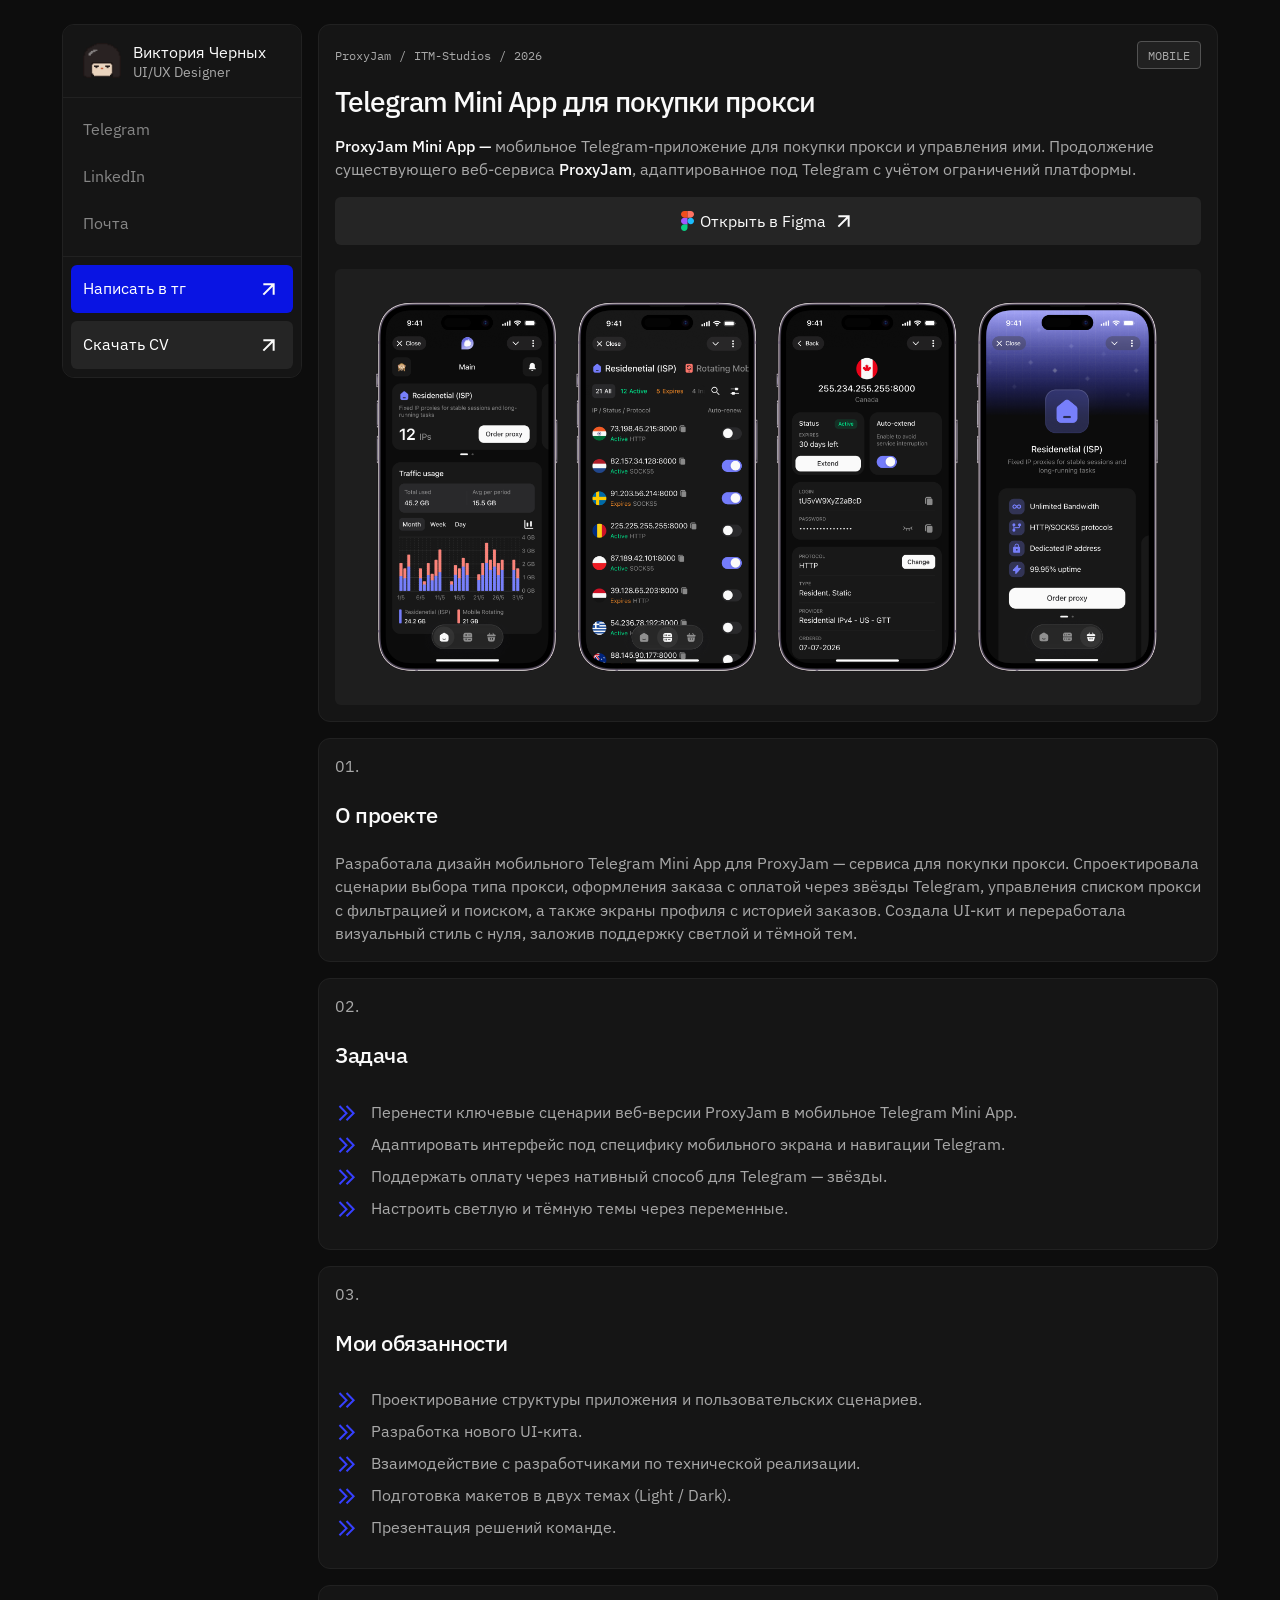
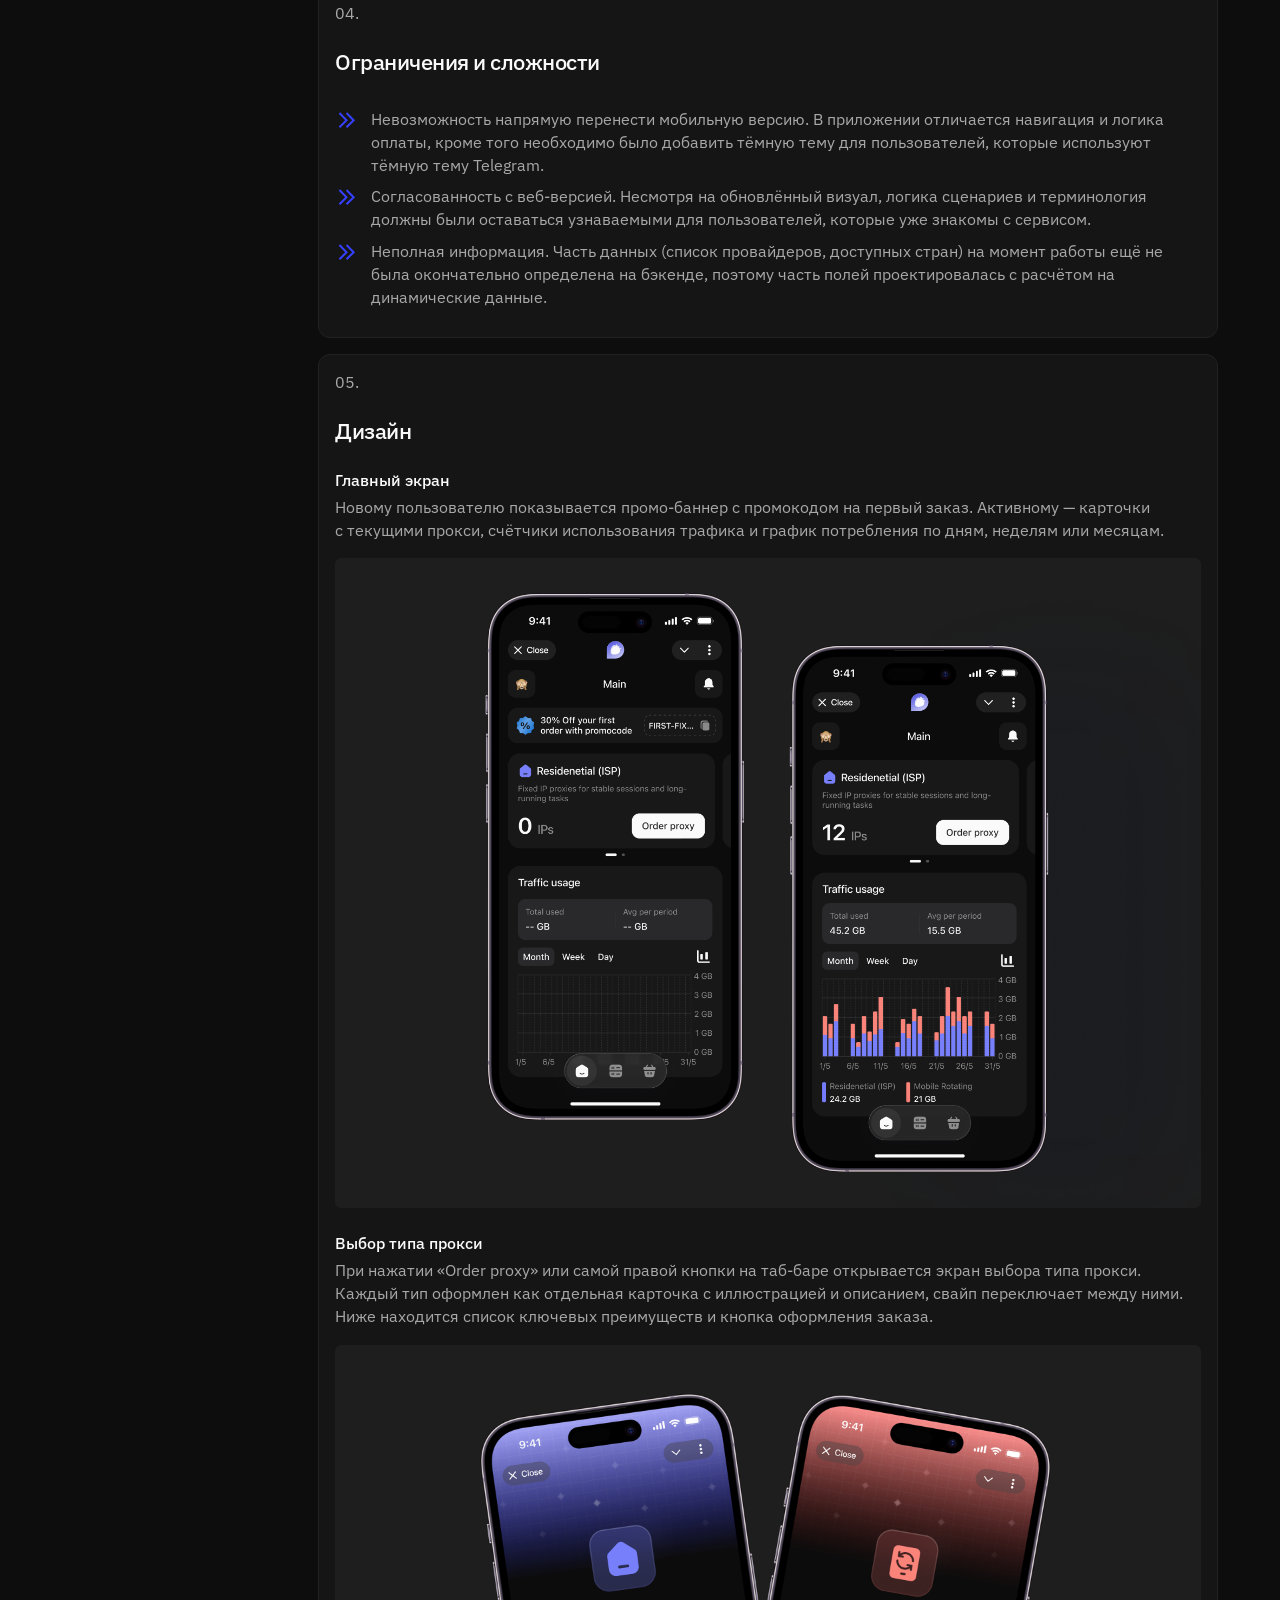
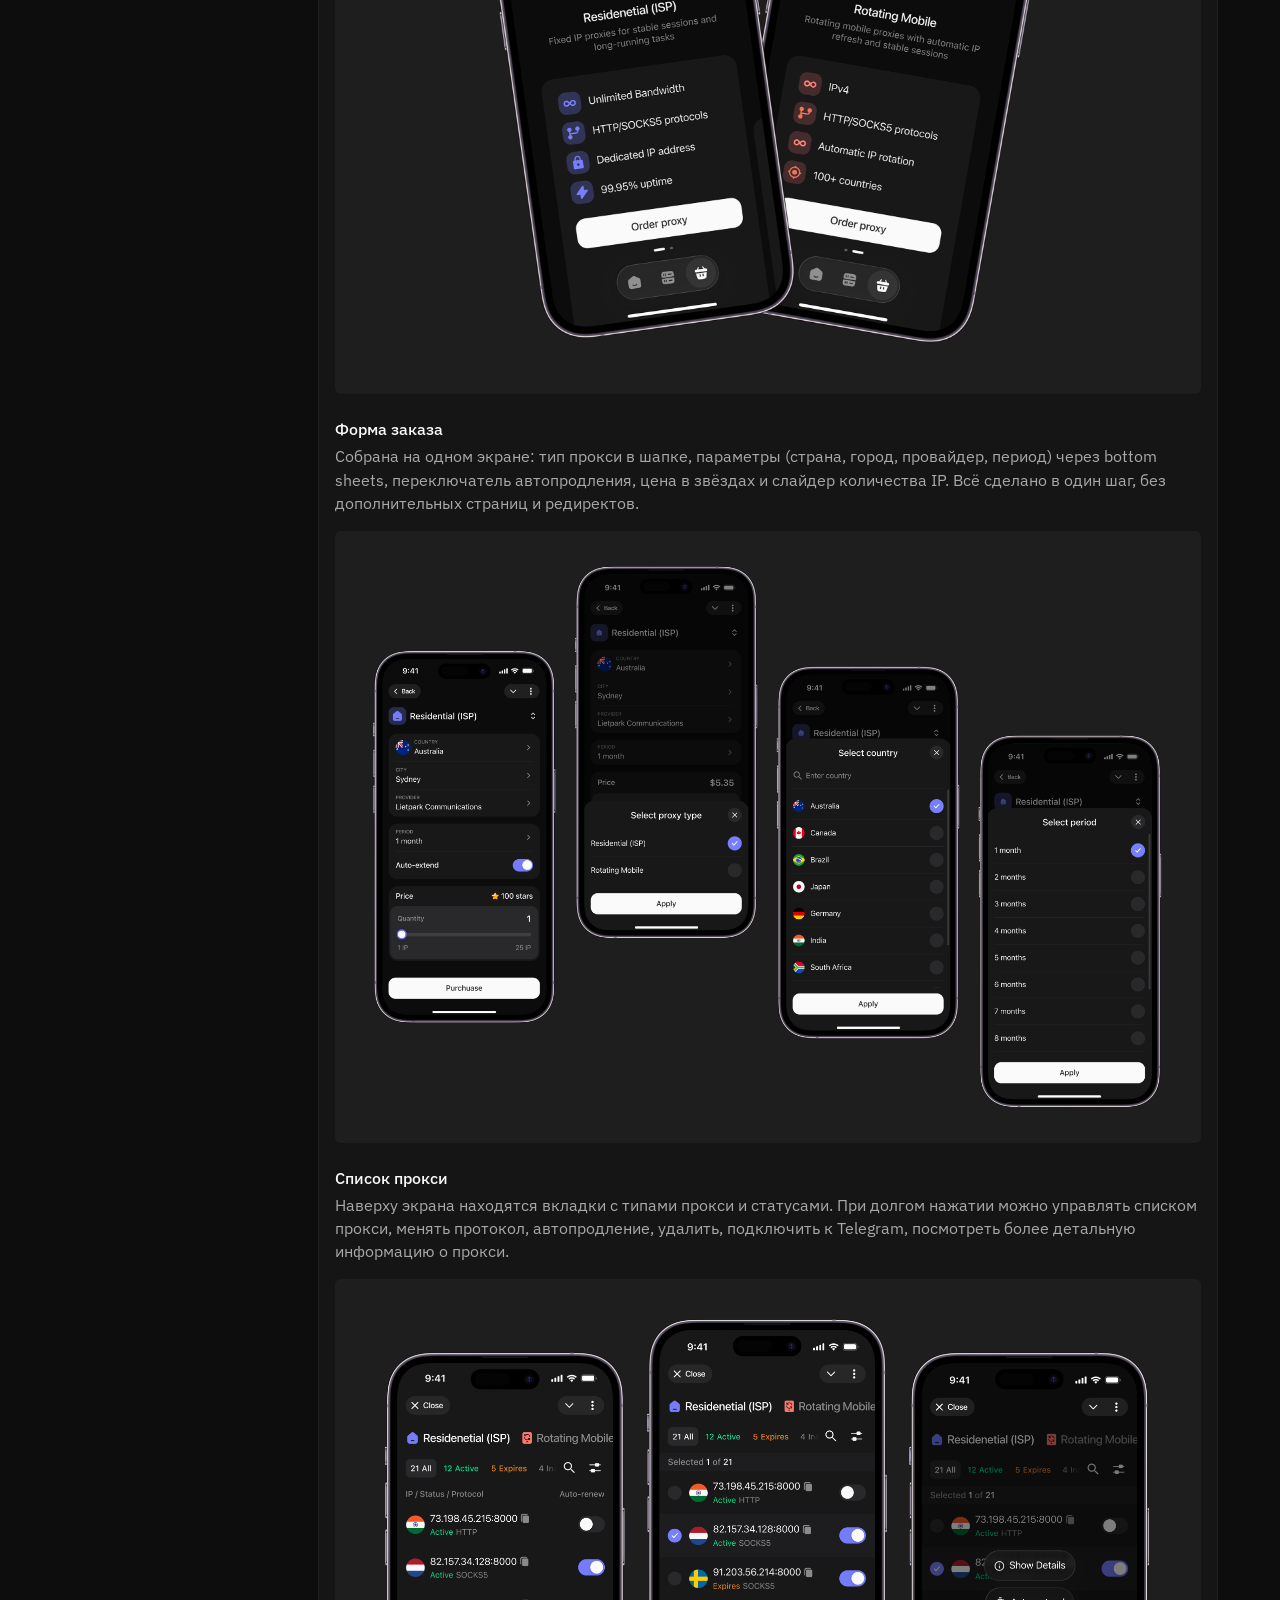
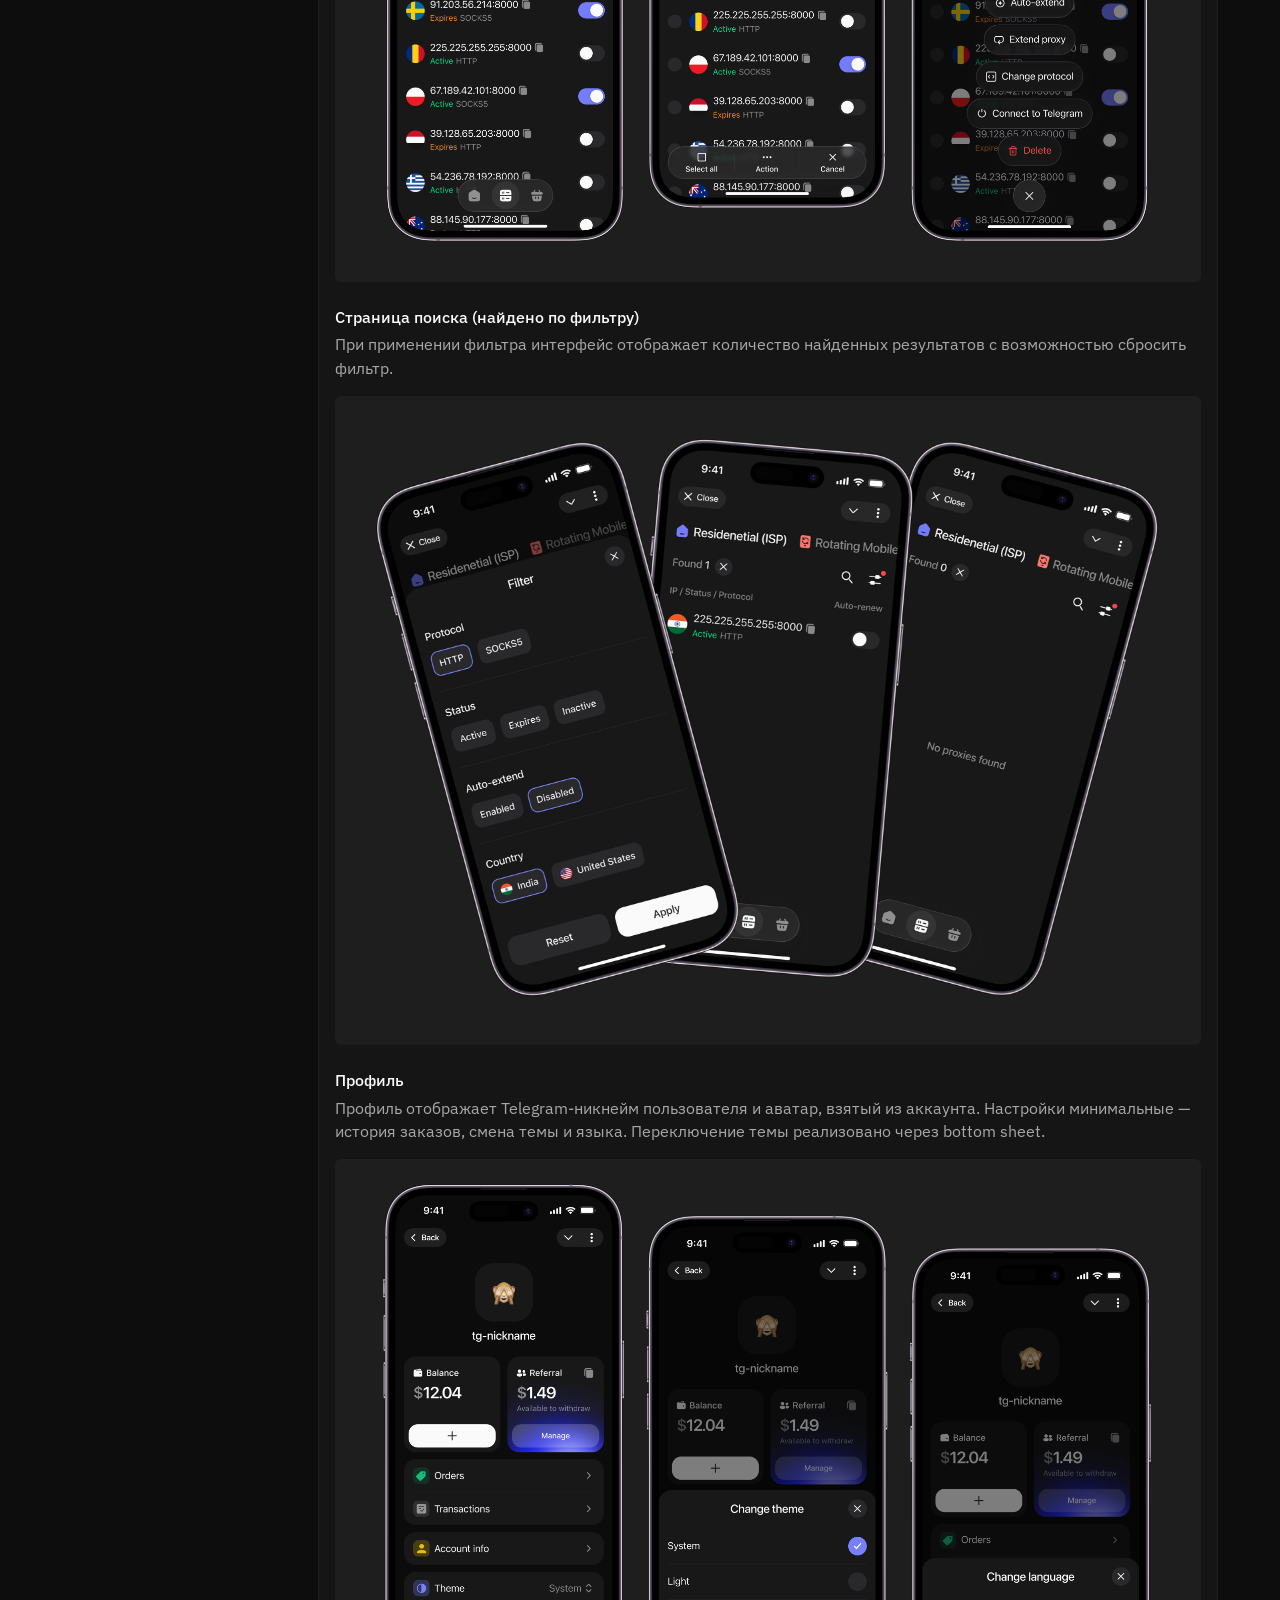
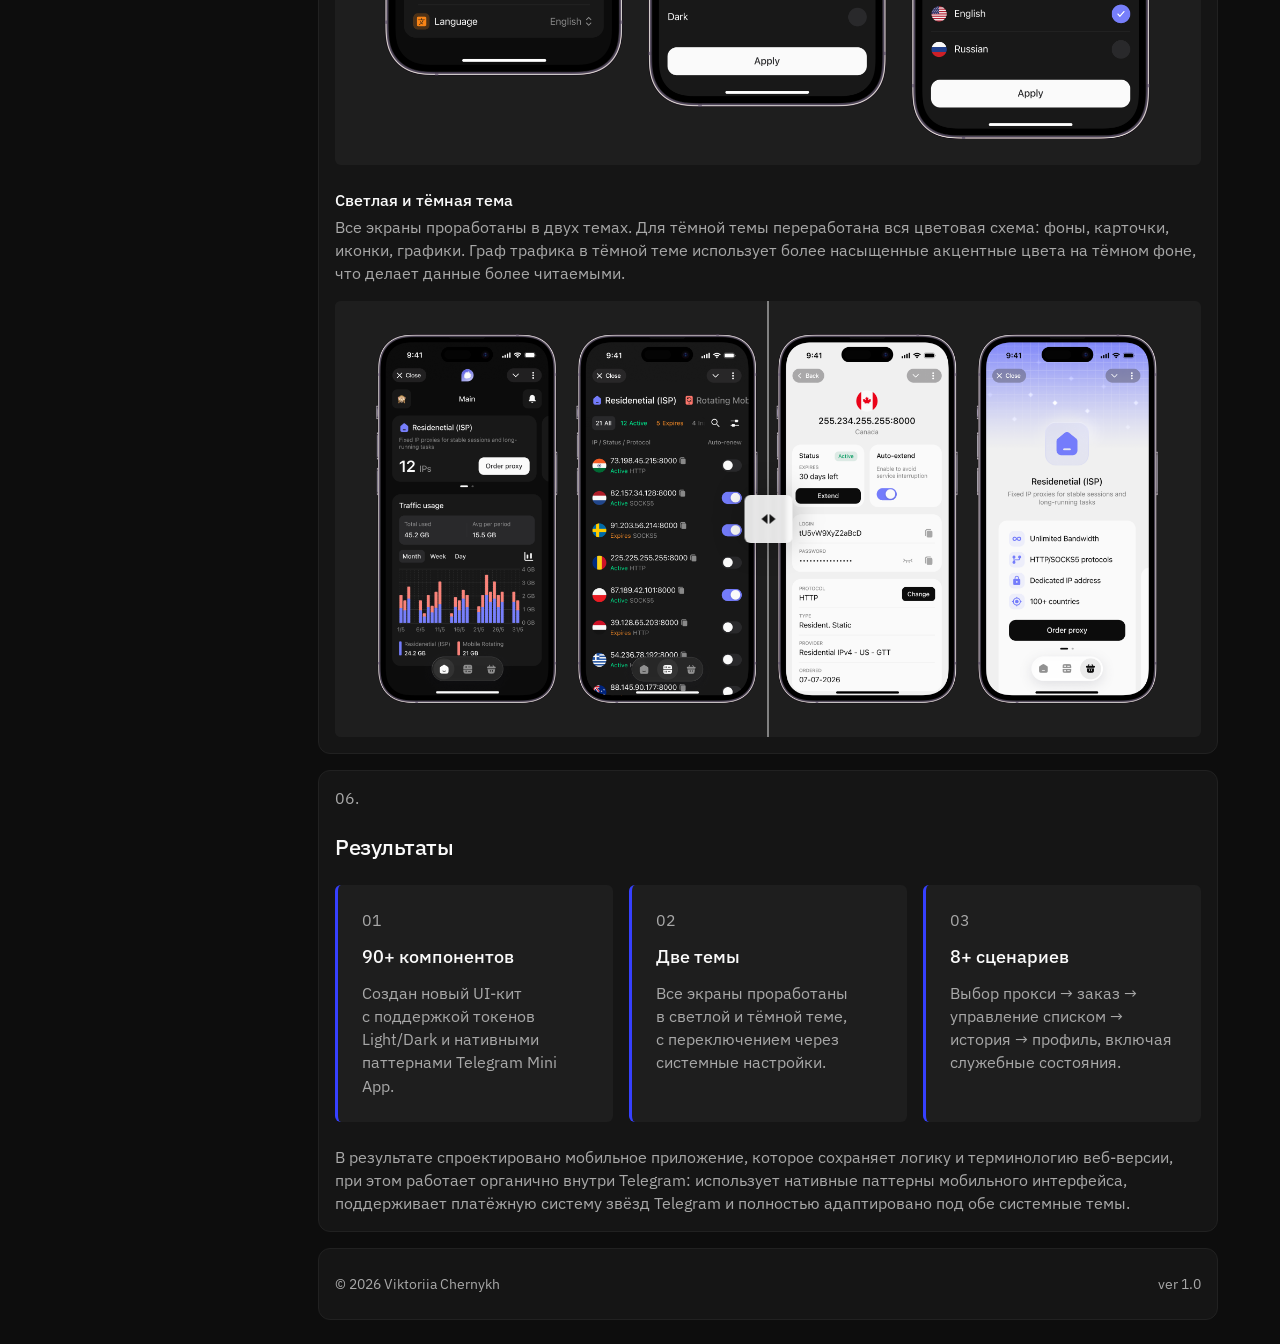
<file: proxyjam-mini-app.html>
<html lang="ru">
<head>
  <meta charset="UTF-8">
  <meta name="viewport" content="width=device-width, initial-scale=1.0">
  <title>ProxyJam Mini App</title>
  <link rel="stylesheet" href="styles.css">
  <link rel="stylesheet" href="sticky-top-menu.css">
  <link rel="icon" type="image/png" href="favicon.png">
</head>
<body>
  <div id="sticky-top-menu-placeholder"></div>
  <div class="content-container">
    <section class="case-card">
    <div class="paragraph">
      <div class="middle-paragraph">
        <div class="case-card-header">
          <div class="case-card-header-desc">
            <span>ProxyJam</span>
            <span>/</span>
            <span>ITM-Studios</span>
            <span>/</span>
            <span>2026</span>
          </div>
          <div class="skill-item">MOBILE</div>
        </div>
        <h1>Telegram Mini App для покупки прокси</h1>
        <p class="section-text"><span class="highlight">ProxyJam Mini App&nbsp;—</span> мобильное Telegram-приложение для покупки прокси и&nbsp;управления ими. Продолжение существующего веб-сервиса <a href="https://app.proxyjam.com" target="_blank" rel="noopener noreferrer" class="highlight highlight-link">ProxyJam</a>, адаптированное под Telegram с&nbsp;учётом ограничений платформы.</p>
        <a href="https://www.figma.com/design/jWhx9kVNx7GRXc5IywERg7/Telegram-app-portfolio?node-id=0-1&t=ze5GamD4eYfm7s3D-1" target="_blank" rel="noopener noreferrer" class="figma-button">
                <img class="figma-icon" src="src/figma.svg" alt="Figma icon"/>
                <span>Открыть в&nbsp;Figma</span>
                <img class="figma-arrow" src="src/arrow-up-right.svg" alt="Arrow"/>
        </a>
      </div>
      <div class="case-card-img-fill">
        <img src="src/proxyjam-mini-app/hero-dark.png" alt="ProxyJam Mini App"/>
      </div>
    </div>
    </section>

    <section class="case-card">
     <div class="paragraph">
        <p class="section-label">01.</p>
        <h2 class="section-title">О&nbsp;проекте</h2>
        <p class="section-text">Разработала дизайн мобильного Telegram Mini App для ProxyJam&nbsp;— сервиса для покупки прокси. Спроектировала сценарии выбора типа прокси, оформления заказа с&nbsp;оплатой через звёзды Telegram, управления списком прокси с&nbsp;фильтрацией и&nbsp;поиском, а&nbsp;также экраны профиля с&nbsp;историей заказов. Создала UI-кит и&nbsp;переработала визуальный стиль с&nbsp;нуля, заложив поддержку светлой и&nbsp;тёмной тем.</p>
     </div>
    </section>

    <section class="case-card">
    <div class="paragraph">
      <p class="section-label">02.</p>
      <h2 class="section-title">Задача</h2>
      <div class="section-list">
        <div class="list-item">
          <img src="src/double-right.svg" alt="Bullet" class="list-item-icon"/>
          <p>Перенести ключевые сценарии веб-версии ProxyJam в&nbsp;мобильное Telegram Mini App.</p>
        </div>
        <div class="list-item">
          <img src="src/double-right.svg" alt="Bullet" class="list-item-icon"/>
          <p>Адаптировать интерфейс под специфику мобильного экрана и&nbsp;навигации Telegram.</p>
        </div>
        <div class="list-item">
          <img src="src/double-right.svg" alt="Bullet" class="list-item-icon"/>
          <p>Поддержать оплату через нативный способ для Telegram&nbsp;— звёзды.</p>
        </div>
        <div class="list-item">
          <img src="src/double-right.svg" alt="Bullet" class="list-item-icon"/>
          <p>Настроить светлую и&nbsp;тёмную темы через переменные.</p>
        </div>
      </div>
    </div>
    </section>

    <section class="case-card">
    <div class="paragraph">
      <p class="section-label">03.</p>
      <h2 class="section-title">Мои обязанности</h2>
      <div class="section-list">
        <div class="list-item">
          <img src="src/double-right.svg" alt="Bullet" class="list-item-icon"/>
          <p>Проектирование структуры приложения и&nbsp;пользовательских сценариев.</p>
        </div>
        <div class="list-item">
          <img src="src/double-right.svg" alt="Bullet" class="list-item-icon"/>
          <p>Разработка нового UI-кита.</p>
        </div>
        <div class="list-item">
          <img src="src/double-right.svg" alt="Bullet" class="list-item-icon"/>
          <p>Взаимодействие с&nbsp;разработчиками по технической реализации.</p>
        </div>
        <div class="list-item">
          <img src="src/double-right.svg" alt="Bullet" class="list-item-icon"/>
          <p>Подготовка макетов в&nbsp;двух темах (Light / Dark).</p>
        </div>
        <div class="list-item">
          <img src="src/double-right.svg" alt="Bullet" class="list-item-icon"/>
          <p>Презентация решений команде.</p>
        </div>
      </div>
    </div>
    </section>

    <!-- <section class="case-card">
    <div class="paragraph">
      <p class="section-label">04.</p>
      <h2 class="section-title">Почему не просто адаптация веб-версии</h2>
      <p class="section-text">При разработке Mini App стало очевидно, что прямая адаптация существующего веб-дизайна невозможна по ряду причин.</p>
      <div class="section-list">
        <div class="list-item">
          <img src="src/double-right.svg" alt="Bullet" class="list-item-icon"/>
          <p>Отсутствие поддержки тёмной темы. Дизайн-система веб-версии строилась под светлый фон&nbsp;— цвета, тени и&nbsp;компоненты не предполагали инверсии. В Telegram же пользователи ожидают, что приложение следует системным настройкам.</p>
        </div>
        <div class="list-item">
          <img src="src/double-right.svg" alt="Bullet" class="list-item-icon"/>
          <p>Несовместимость компонентной базы. Веб-компоненты (модальные окна, таблицы, выпадающие списки) плохо переносятся на мобильный экран: таблица с&nbsp;прокси становилась нечитаемой на 375px. Потребовался полный пересмотр паттернов в&nbsp;сторону нативных мобильных: bottom sheets, swipe-действия, floating tab bar.</p>
        </div>
        <div class="list-item">
          <img src="src/double-right.svg" alt="Bullet" class="list-item-icon"/>
          <p>Новая навигационная логика. В&nbsp;мини-приложении нет полноценного браузерного back-button и&nbsp;сайдбаров, характерных для десктопа. Пришлось проектировать навигацию заново под iOS-паттерны внутри WebView.</p>
        </div>
        <div class="list-item">
          <img src="src/double-right.svg" alt="Bullet" class="list-item-icon"/>
          <p>Изменение платёжной механики. Веб-версия работала с&nbsp;классическими способами оплаты. Mini App ориентирован на звёзды Telegram&nbsp;— это потребовало переработки экранов заказа.</p>
        </div>
      </div>
    </div>
    </section> -->

    <section class="case-card">
    <div class="paragraph">
      <p class="section-label">04.</p>
      <h2 class="section-title">Ограничения и&nbsp;сложности</h2>
      <div class="section-list">
        <div class="list-item">
          <img src="src/double-right.svg" alt="Bullet" class="list-item-icon"/>
          <p>Невозможность напрямую перенести мобильную версию. В приложении отличается навигация и&nbsp;логика оплаты, кроме того необходимо было добавить тёмную тему для пользователей, которые используют тёмную тему Telegram.</p>
        </div>
        <div class="list-item">
          <img src="src/double-right.svg" alt="Bullet" class="list-item-icon"/>
          <p>Согласованность с&nbsp;веб-версией. Несмотря на обновлённый визуал, логика сценариев и&nbsp;терминология должны были оставаться узнаваемыми для пользователей, которые уже знакомы с&nbsp;сервисом.</p>
        </div>
        <div class="list-item">
          <img src="src/double-right.svg" alt="Bullet" class="list-item-icon"/>
          <p>Неполная информация. Часть данных (список провайдеров, доступных стран) на момент работы ещё не была окончательно определена на бэкенде, поэтому часть полей проектировалась с&nbsp;расчётом на динамические данные.</p>
        </div>
        <!-- <div class="list-item">
          <img src="src/double-right.svg" alt="Bullet" class="list-item-icon"/>
          <p>Платёжный сценарий через звёзды. Это относительно новый платёжный инструмент, и&nbsp;нужно было спроектировать понятный UI для пользователей, которые могут не знать, как работает этот механизм оплаты.</p>
        </div> -->
      </div>
    </div>
    </section>

    <section class="case-card">
    <div class="paragraph">
      <p class="section-label">05.</p>
      <h2 class="section-title">Дизайн</h2>
      <div class="middle-paragraph">
        <div class="mini-paragraph">
          <h3 class="mini-paragraph">Главный экран</h3>
          <p class="section-text">Новому пользователю показывается промо-баннер с&nbsp;промокодом на первый заказ. Активному&nbsp;— карточки с&nbsp;текущими прокси, счётчики использования трафика и&nbsp;график потребления по дням, неделям или месяцам.</p>
        </div>
        <div class="case-card-img-fill"><img src="src/proxyjam-mini-app/main-screen.png" alt="Главный экран"/></div>
      </div>
      <div class="middle-paragraph">
        <div class="mini-paragraph">
          <h3 class="mini-paragraph">Выбор типа прокси</h3>
          <p class="section-text">При нажатии «Order proxy» или самой правой кнопки на таб-баре открывается экран выбора типа прокси. Каждый тип оформлен как отдельная карточка с&nbsp;иллюстрацией и&nbsp;описанием, свайп переключает между ними. Ниже находится список ключевых преимуществ и&nbsp;кнопка оформления заказа.</p>
        </div>
        <div class="case-card-img-fill"><img src="src/proxyjam-mini-app/order-cards.png" alt="Выбор типа прокси"/></div>
      </div>
      <div class="middle-paragraph">
        <div class="mini-paragraph">
          <h3 class="mini-paragraph">Форма заказа</h3>
          <p class="section-text">Собрана на одном экране: тип прокси в&nbsp;шапке, параметры (страна, город, провайдер, период) через bottom sheets, переключатель автопродления, цена в&nbsp;звёздах и&nbsp;слайдер количества IP. Всё сделано в&nbsp;один шаг, без дополнительных страниц и&nbsp;редиректов.</p>
        </div>
        <div class="case-card-img-fill"><img src="src/proxyjam-mini-app/order-form.png" alt="Форма заказа"/></div>
      </div>
      <div class="middle-paragraph">
        <div class="mini-paragraph">
          <h3 class="mini-paragraph">Список прокси</h3>
          <p class="section-text">Наверху экрана находятся вкладки с типами прокси и статусами. При долгом нажатии можно управлять списком прокси, менять протокол, автопродление, удалить, подключить к Telegram, посмотреть более детальную информацию о прокси.</p>
        </div>
        <div class="case-card-img-fill"><img src="src/proxyjam-mini-app/proxy-list.png" alt="Список прокси"/></div>
      </div>
      <div class="middle-paragraph">
        <div class="mini-paragraph">
          <h3 class="mini-paragraph">Страница поиска (найдено по фильтру)</h3>
          <p class="section-text">При применении фильтра интерфейс отображает количество найденных результатов с&nbsp;возможностью сбросить фильтр.</p>
        </div>
        <div class="case-card-img-fill"><img src="src/proxyjam-mini-app/filter.png" alt="Страница поиска"/></div>
      </div>
      <div class="middle-paragraph">
        <div class="mini-paragraph">
          <h3 class="mini-paragraph">Профиль</h3>
          <p class="section-text">Профиль отображает Telegram-никнейм пользователя и&nbsp;аватар, взятый из аккаунта. Настройки минимальные&nbsp;— история заказов, смена темы и&nbsp;языка. Переключение темы реализовано через bottom sheet.</p>
        </div>
        <div class="case-card-img-fill"><img src="src/proxyjam-mini-app/profile.png" alt="Профиль"/></div>
      </div>
      <div class="middle-paragraph">
        <div class="mini-paragraph">
          <h3 class="mini-paragraph">Светлая и&nbsp;тёмная тема</h3>
          <p class="section-text">Все экраны проработаны в&nbsp;двух темах. Для тёмной темы переработана вся цветовая схема: фоны, карточки, иконки, графики. Граф трафика в&nbsp;тёмной теме использует более насыщенные акцентные цвета на тёмном фоне, что делает данные более читаемыми.</p>
        </div>
        <div class="before-after-slider before-after-slider--desktop">
          <img src="src/proxyjam-mini-app/theme-light.png" alt="Светлая тема" class="after-image"/>
          <img src="src/proxyjam-mini-app/hero-dark.png" alt="Тёмная тема" class="before-image"/>
          <div class="before-after-handle">
            <div class="before-after-handle-grip"><span></span><span></span></div>
          </div>
        </div>
        <div class="before-after-slider before-after-slider--mobile">
          <img src="src/proxyjam-mini-app/theme-light-mobile-full.png" alt="Светлая тема" class="after-image"/>
          <img src="src/proxyjam-mini-app/theme-dark-mobile-full.png" alt="Тёмная тема" class="before-image"/>
          <div class="before-after-handle">
            <div class="before-after-handle-grip"><span></span><span></span></div>
          </div>
        </div>
      </div>
    </div>
    </section>

    <section class="case-card">
    <div class="paragraph">
      <p class="section-label">06.</p>
      <h2 class="section-title">Результаты</h2>
      <div class="result-cards">
        <div class="result-card">
          <p>01</p>
          <p class="result-title">90+&nbsp;компонентов</p>
          <p class="result-description">Создан новый UI-кит с&nbsp;поддержкой токенов Light/Dark и&nbsp;нативными паттернами Telegram Mini App.</p>
        </div>
        <div class="result-card">
          <p>02</p>
          <p class="result-title">Две темы</p>
          <p class="result-description">Все экраны проработаны в&nbsp;светлой и&nbsp;тёмной теме, с&nbsp;переключением через системные настройки.</p>
        </div>
        <div class="result-card">
          <p>03</p>
          <p class="result-title">8+&nbsp;сценариев</p>
          <p class="result-description">Выбор прокси → заказ → управление списком → история → профиль, включая служебные состояния.</p>
        </div>
      </div>
      <p class="section-text">В&nbsp;результате спроектировано мобильное приложение, которое сохраняет логику и&nbsp;терминологию веб-версии, при этом работает органично внутри Telegram: использует нативные паттерны мобильного интерфейса, поддерживает платёжную систему звёзд Telegram и&nbsp;полностью адаптировано под обе системные темы.</p>
    </div>
    </section>

    <div id="footer-placeholder"></div>
  </div>

  <script src="script.js"></script>
</body>
</html>
</file>
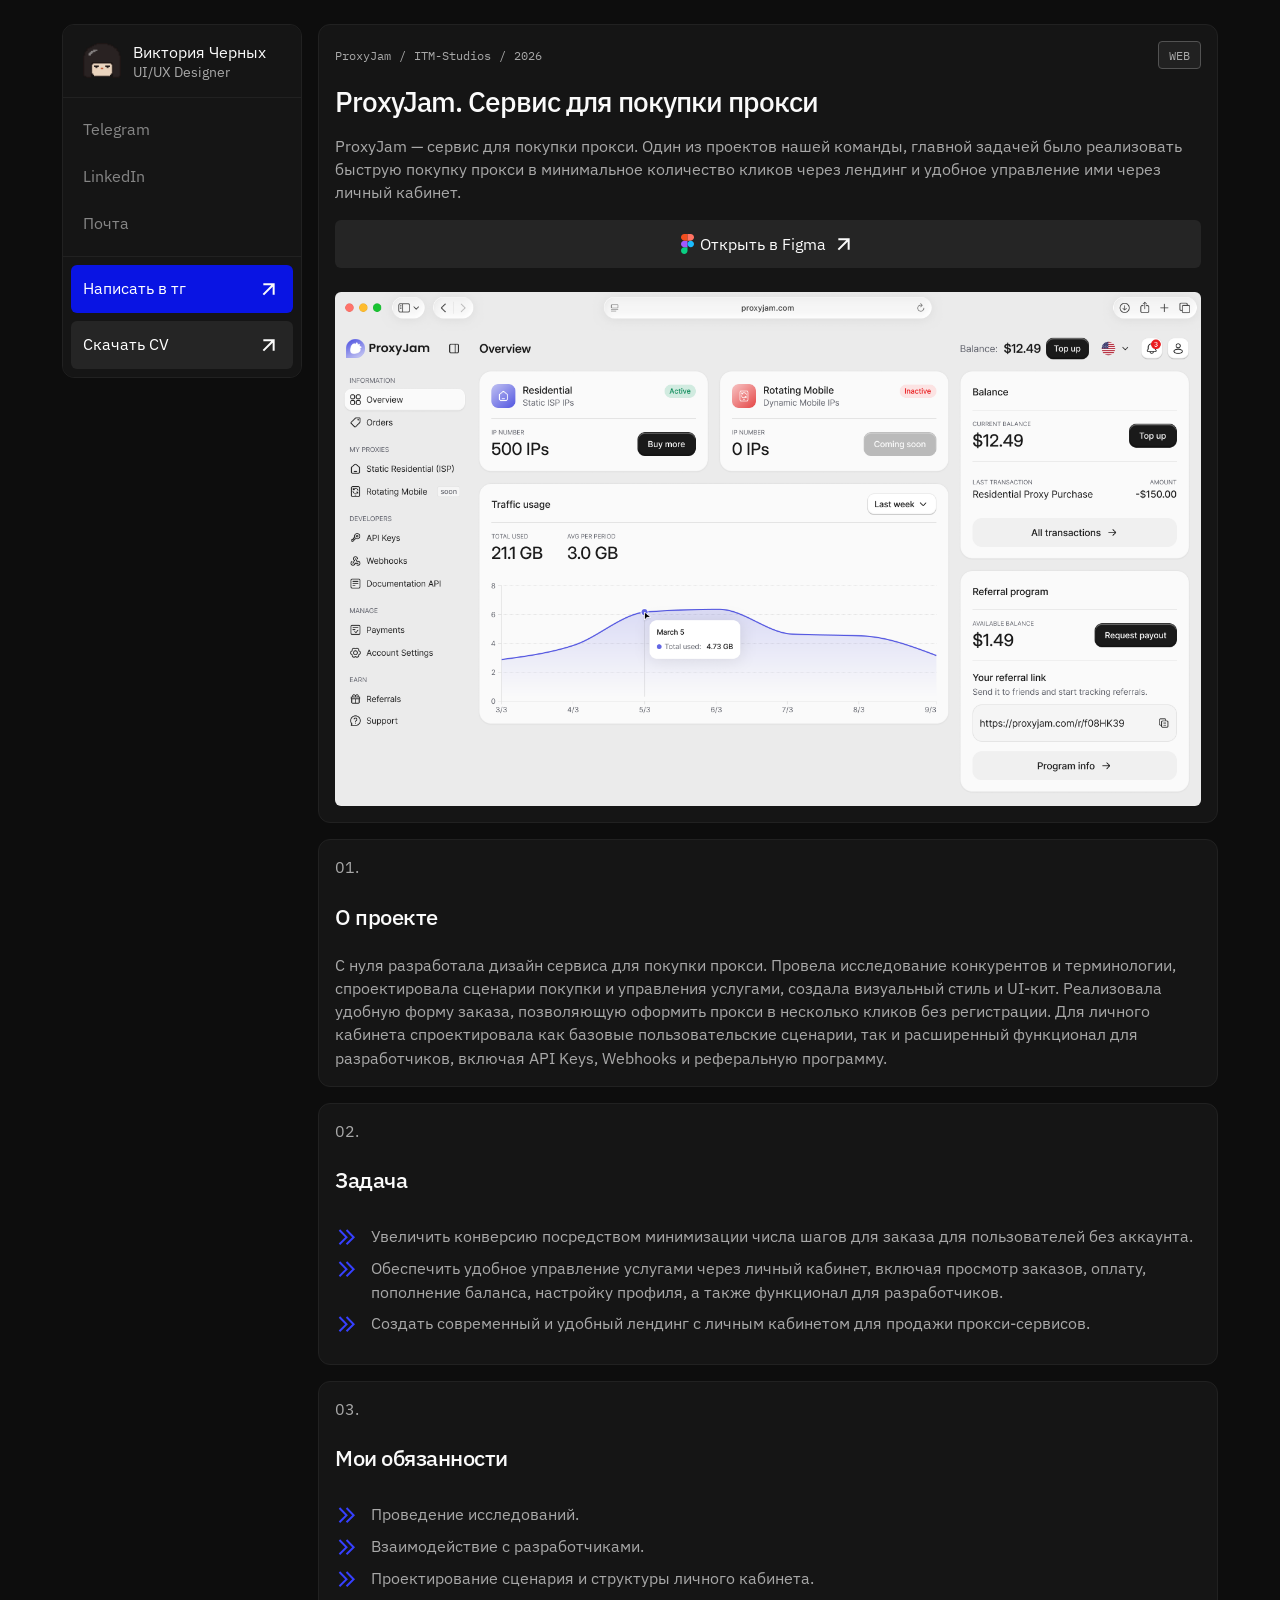
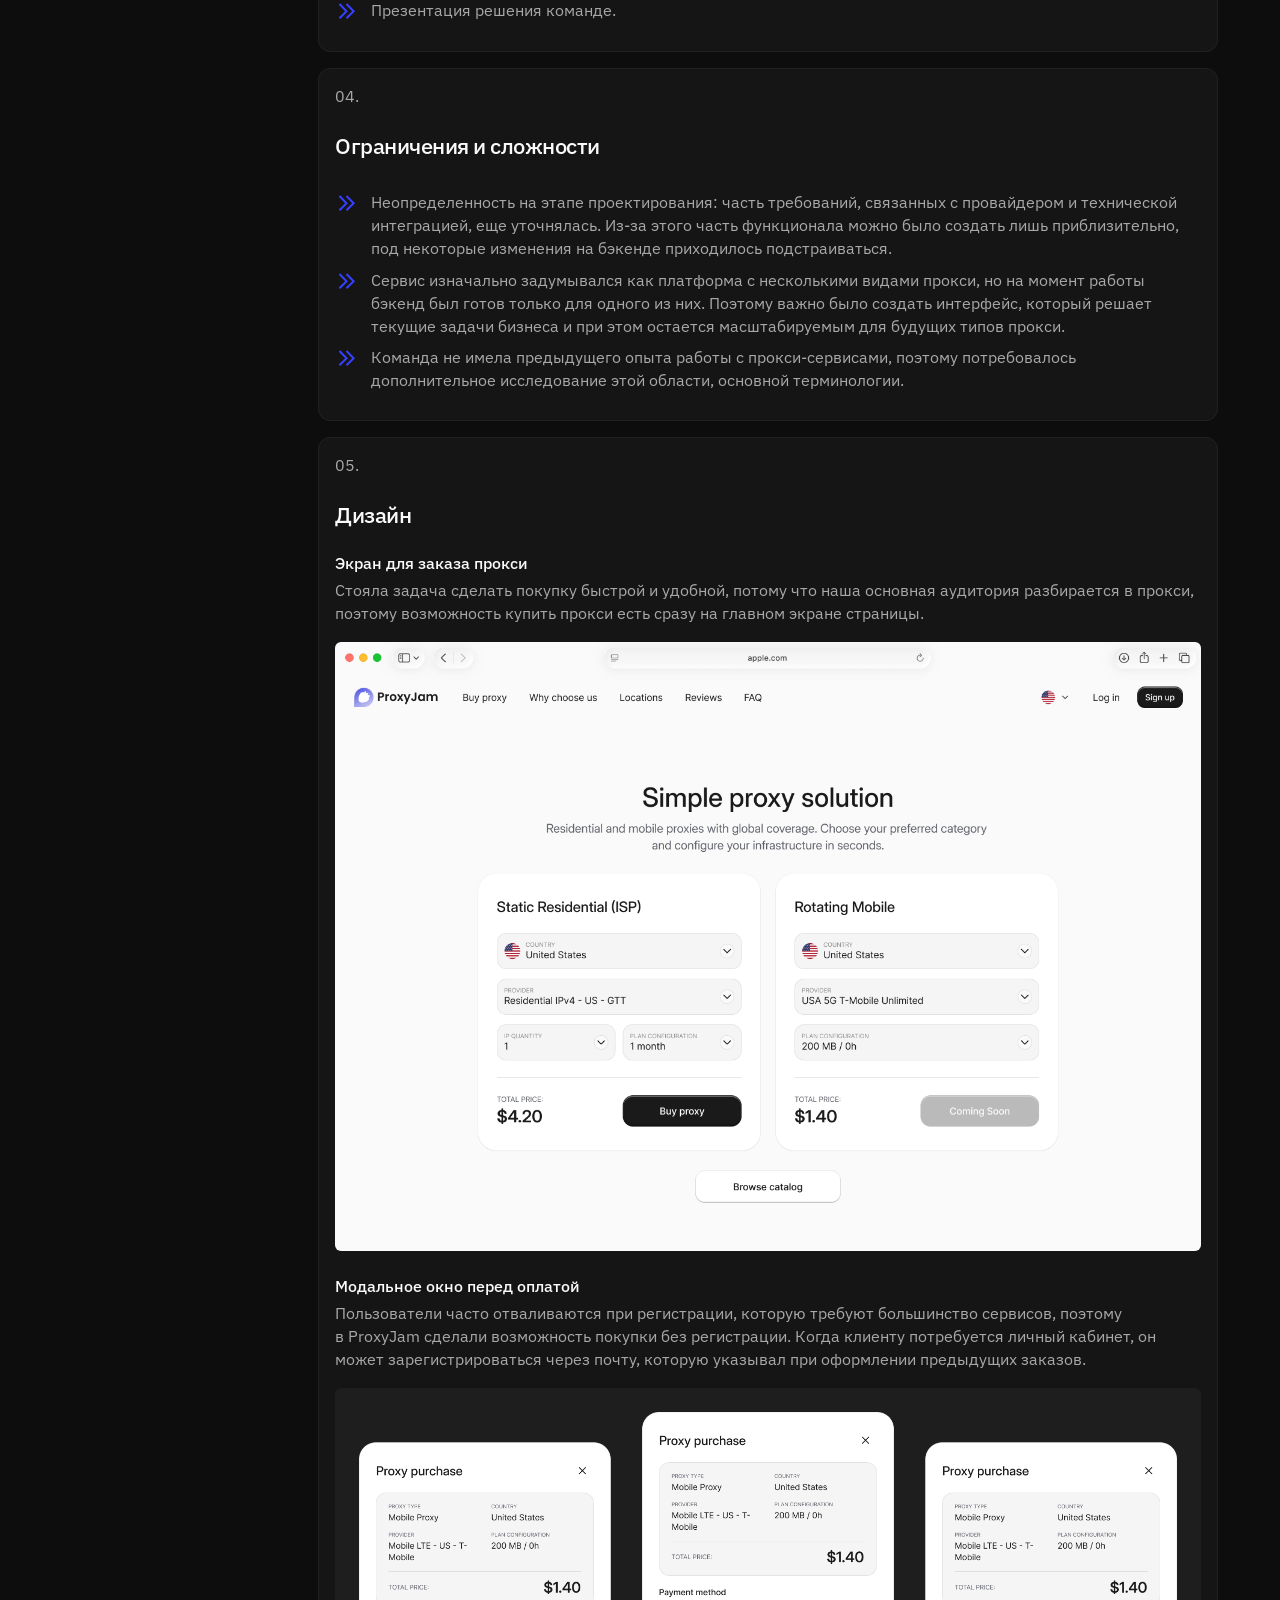
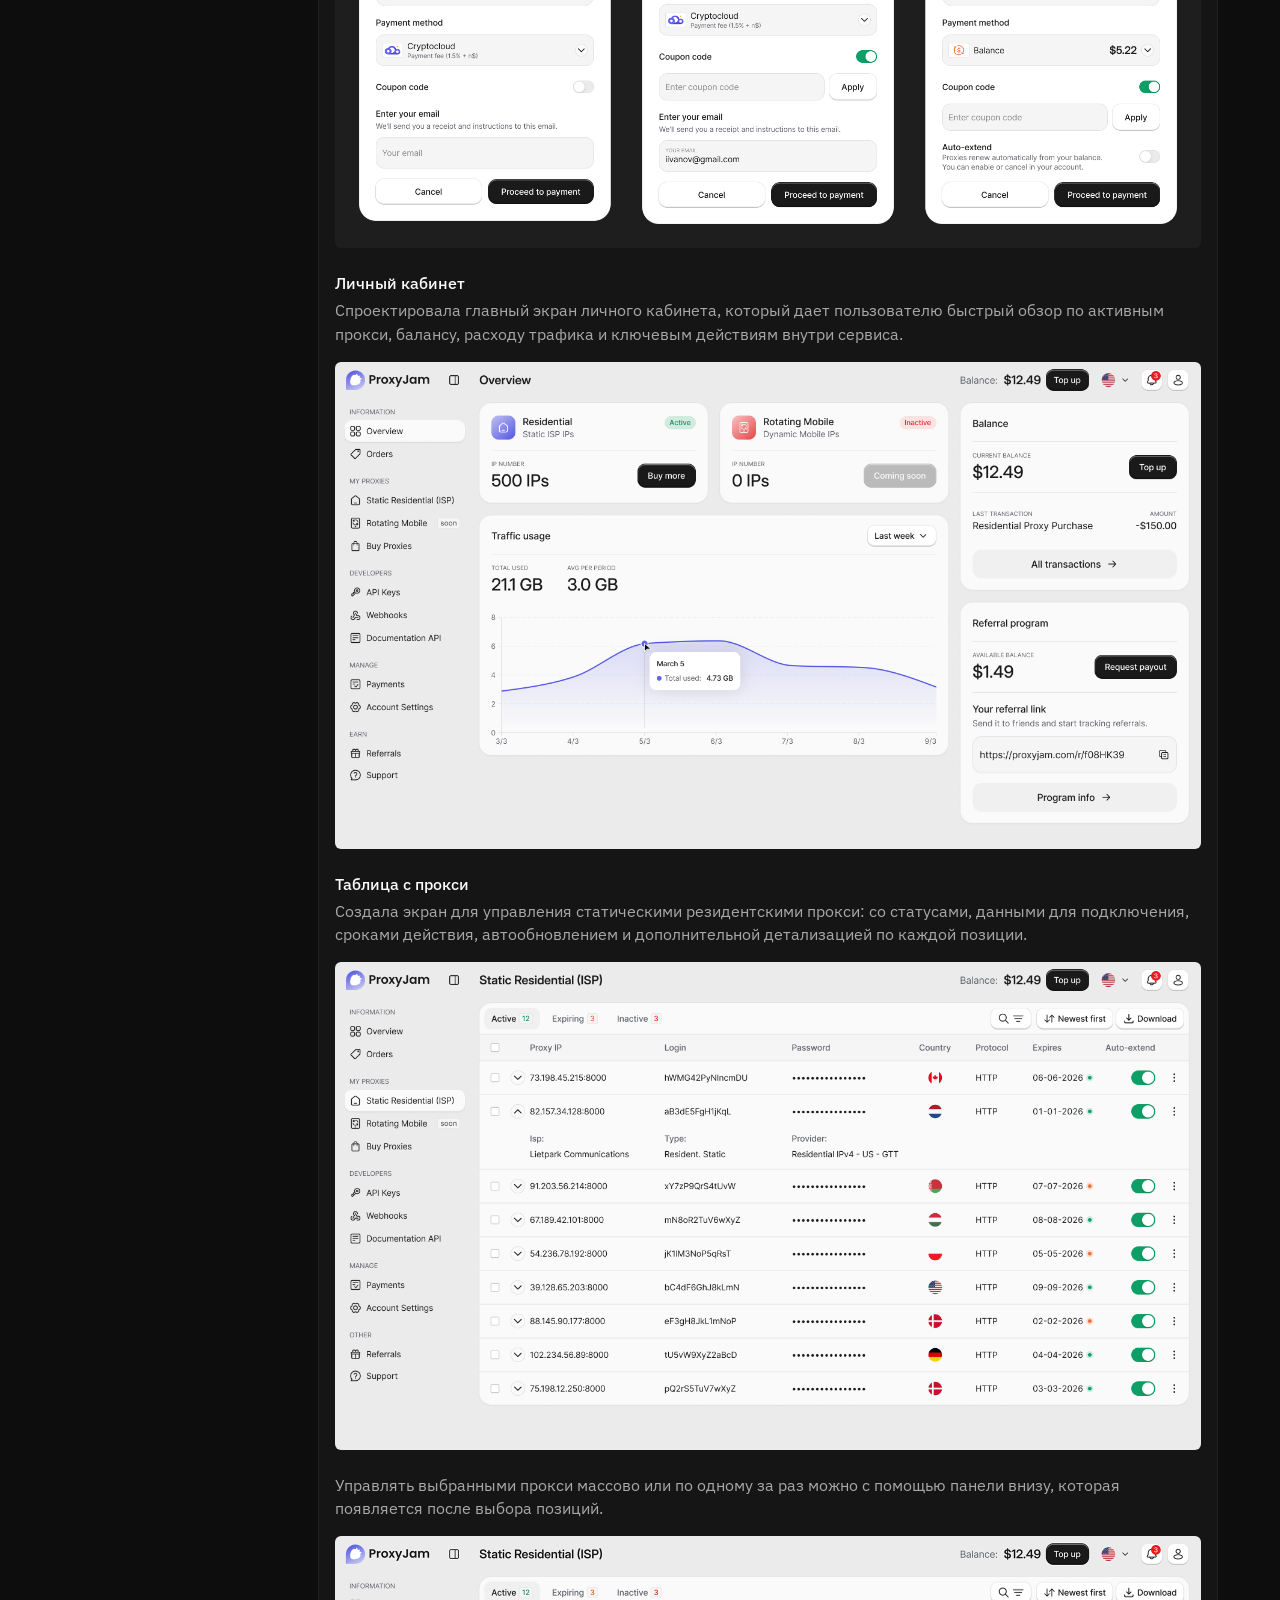
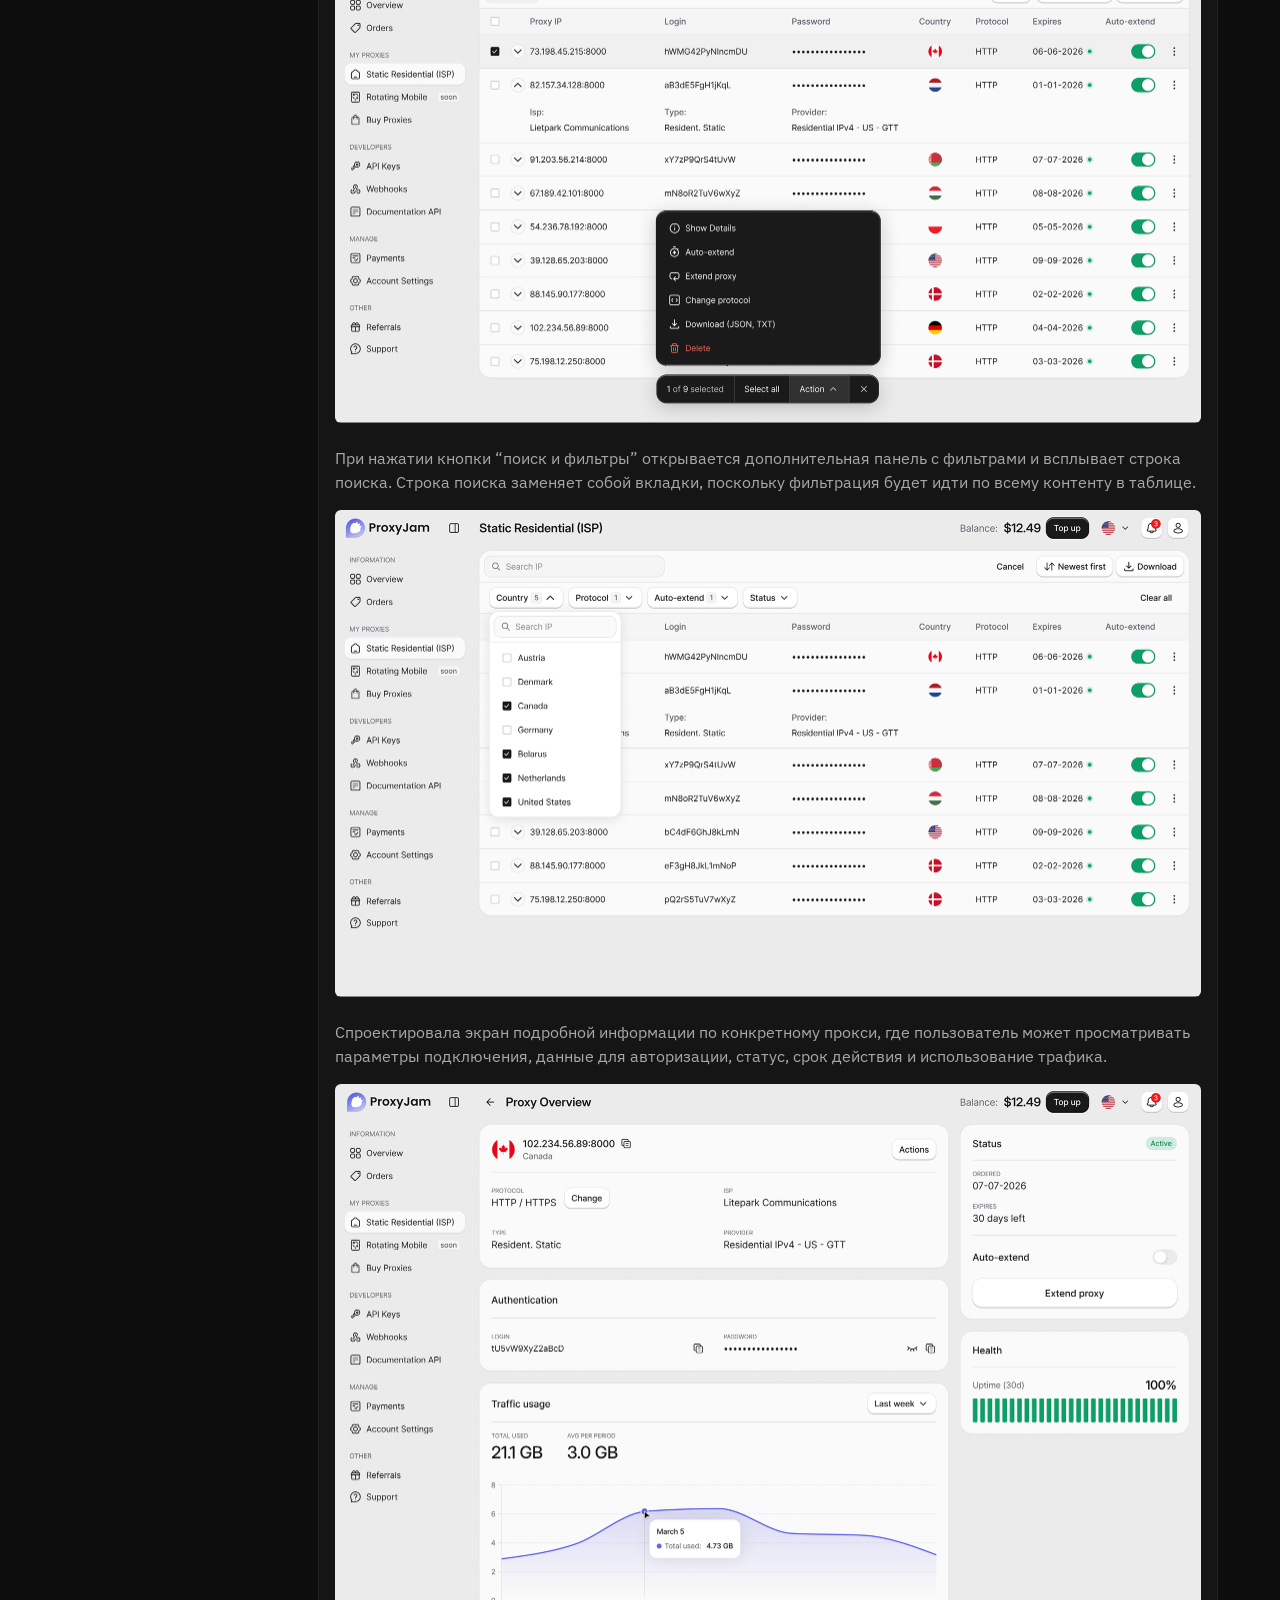
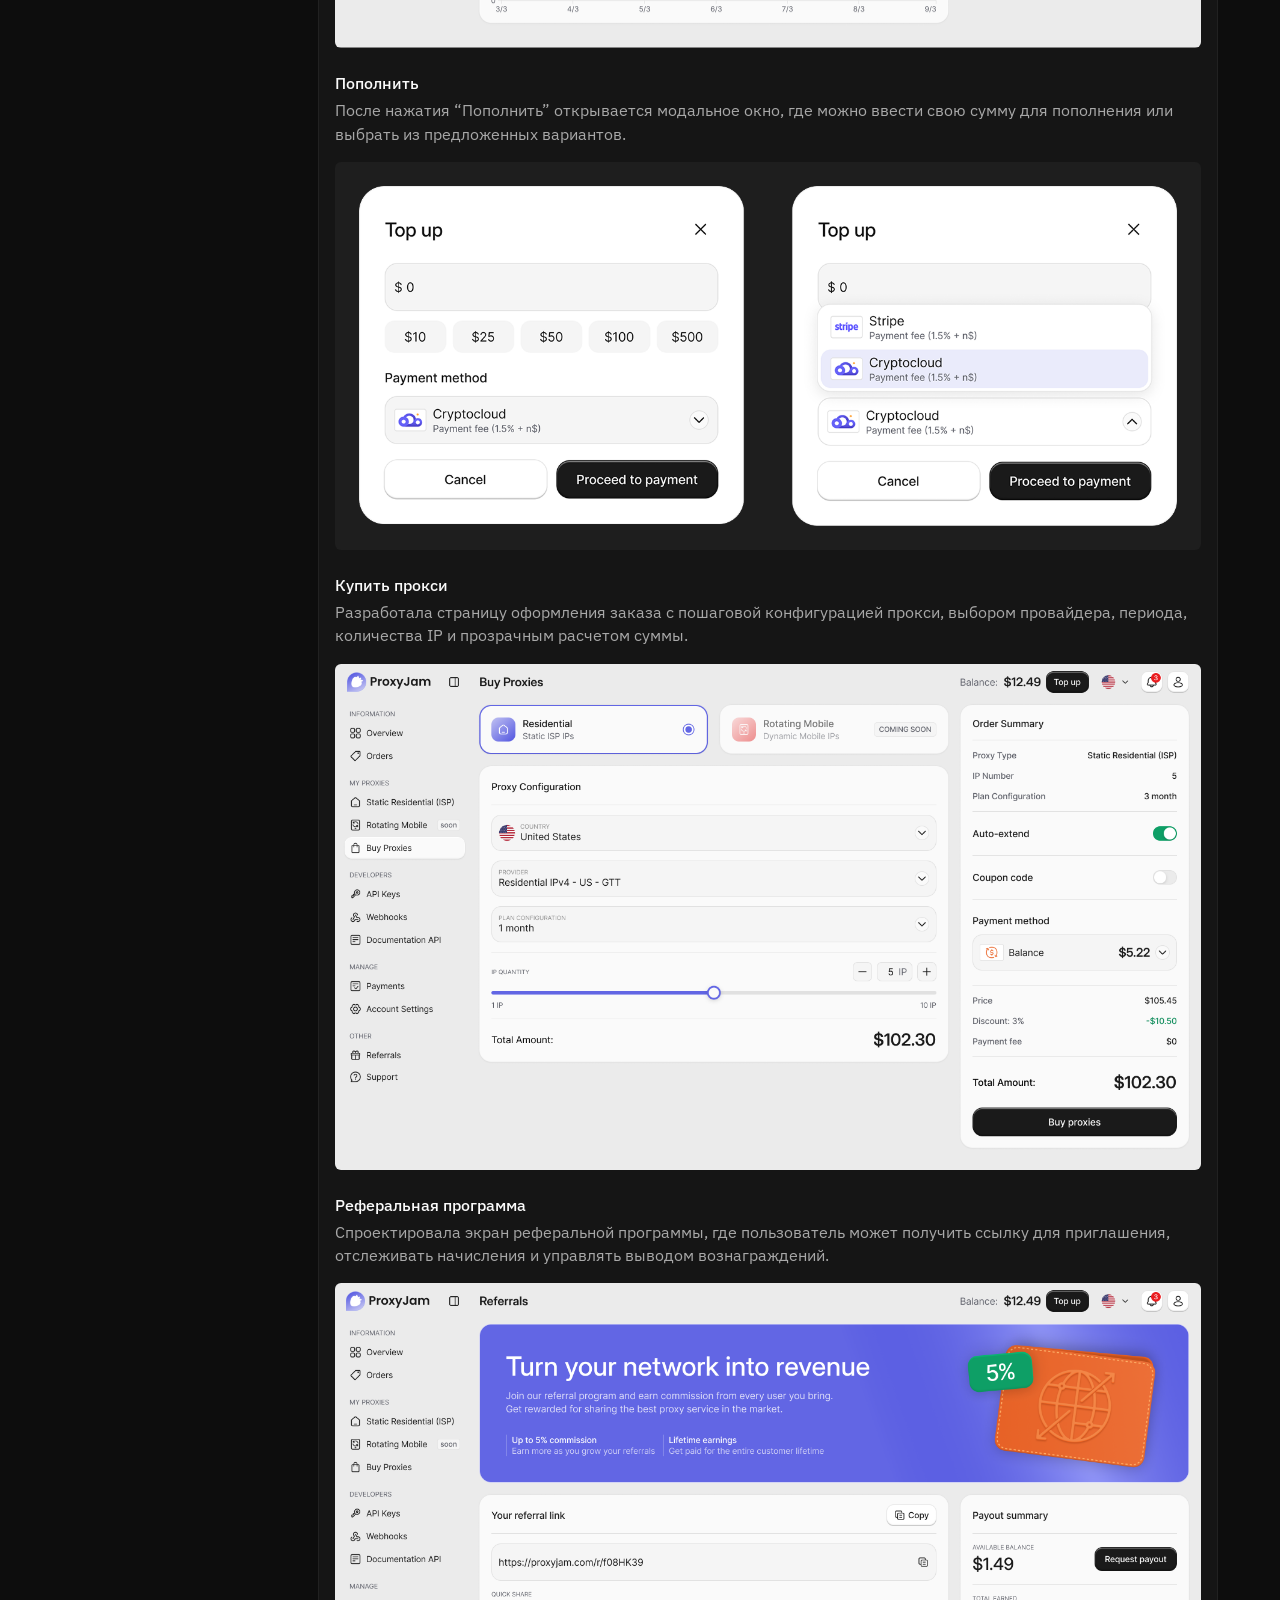
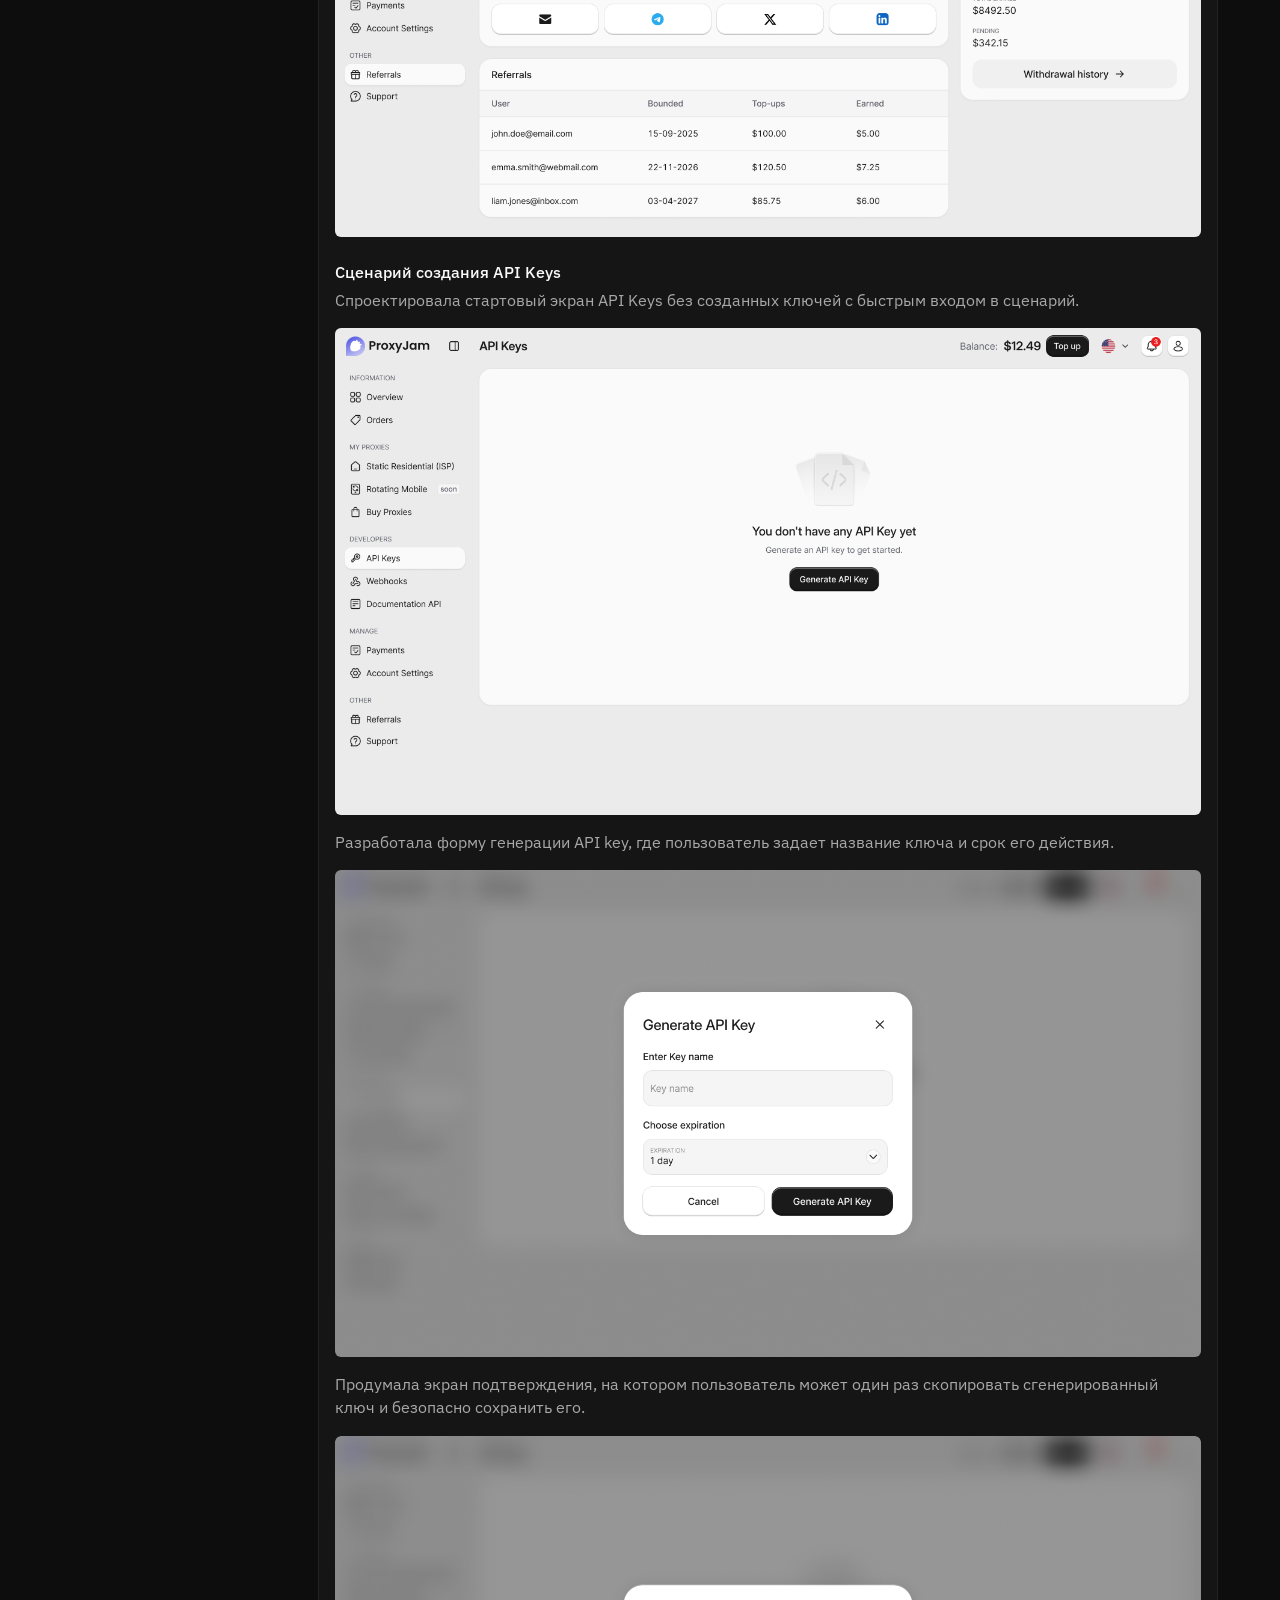
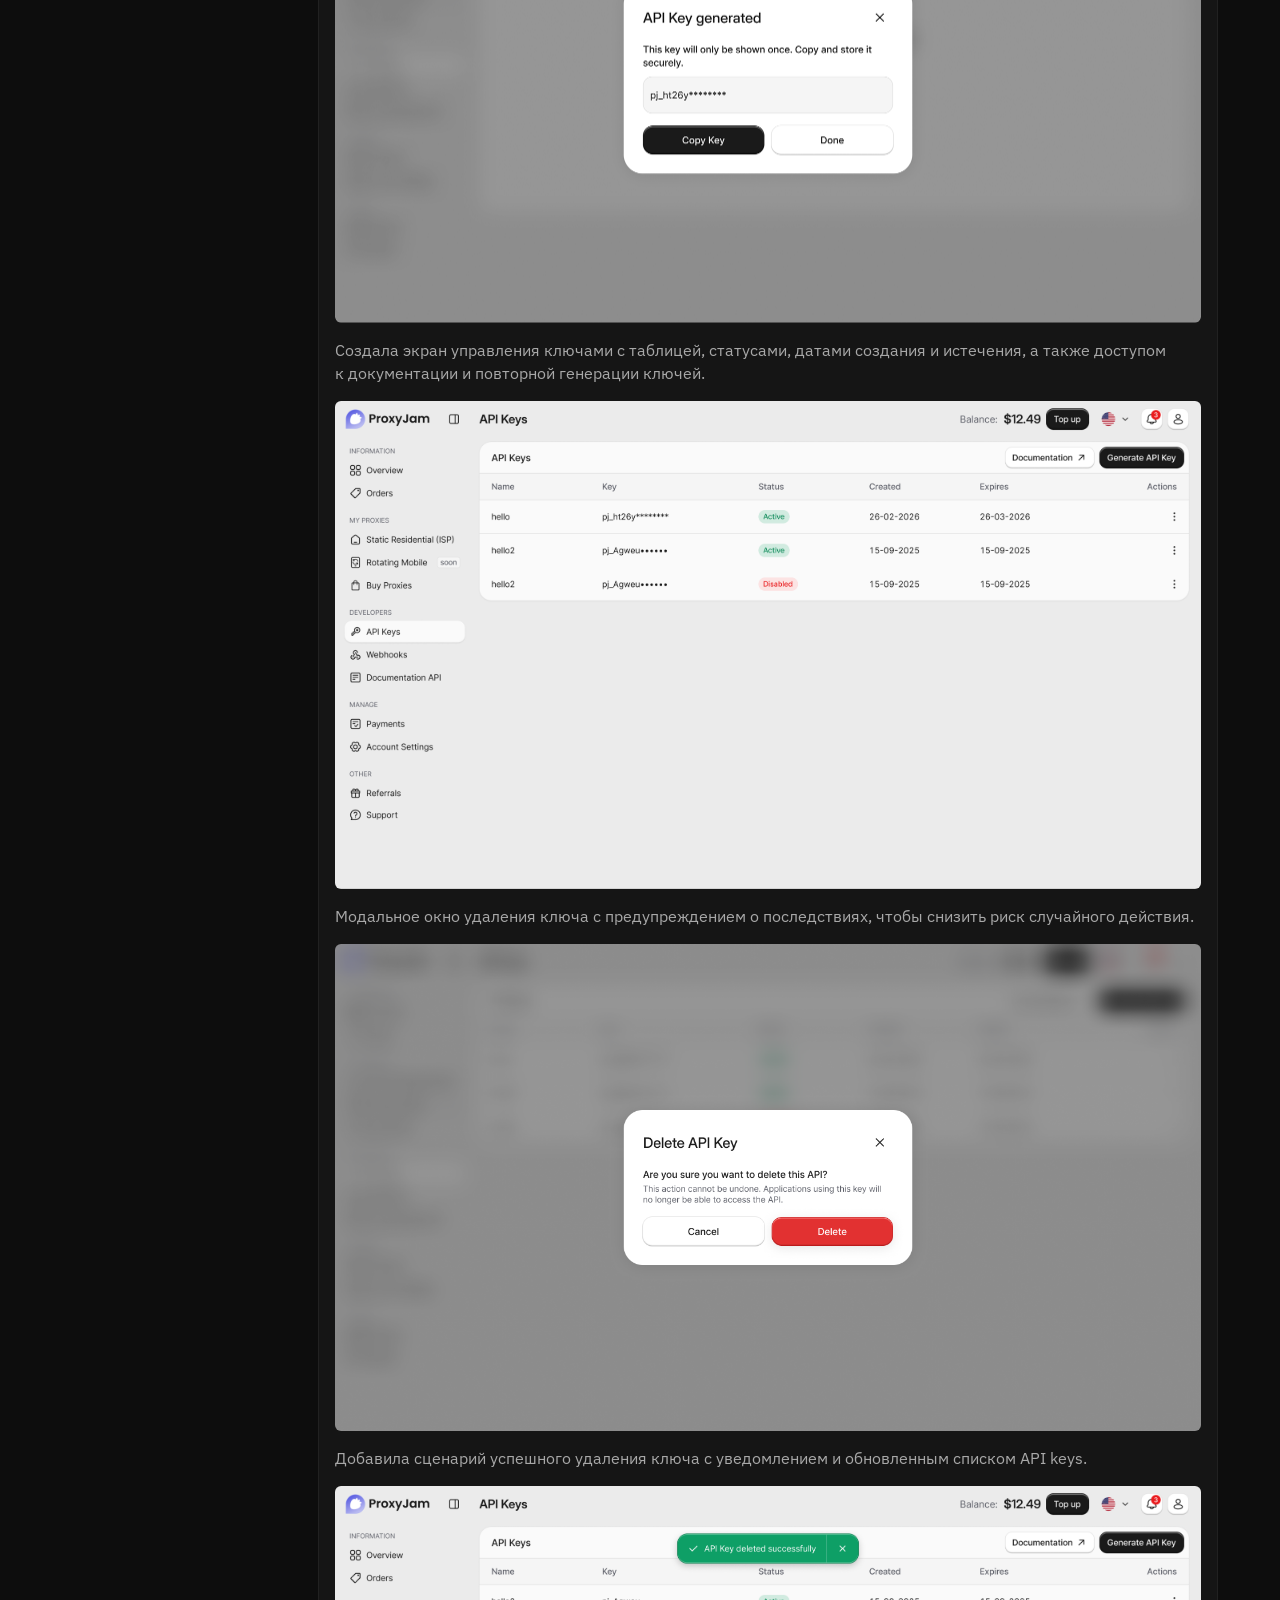
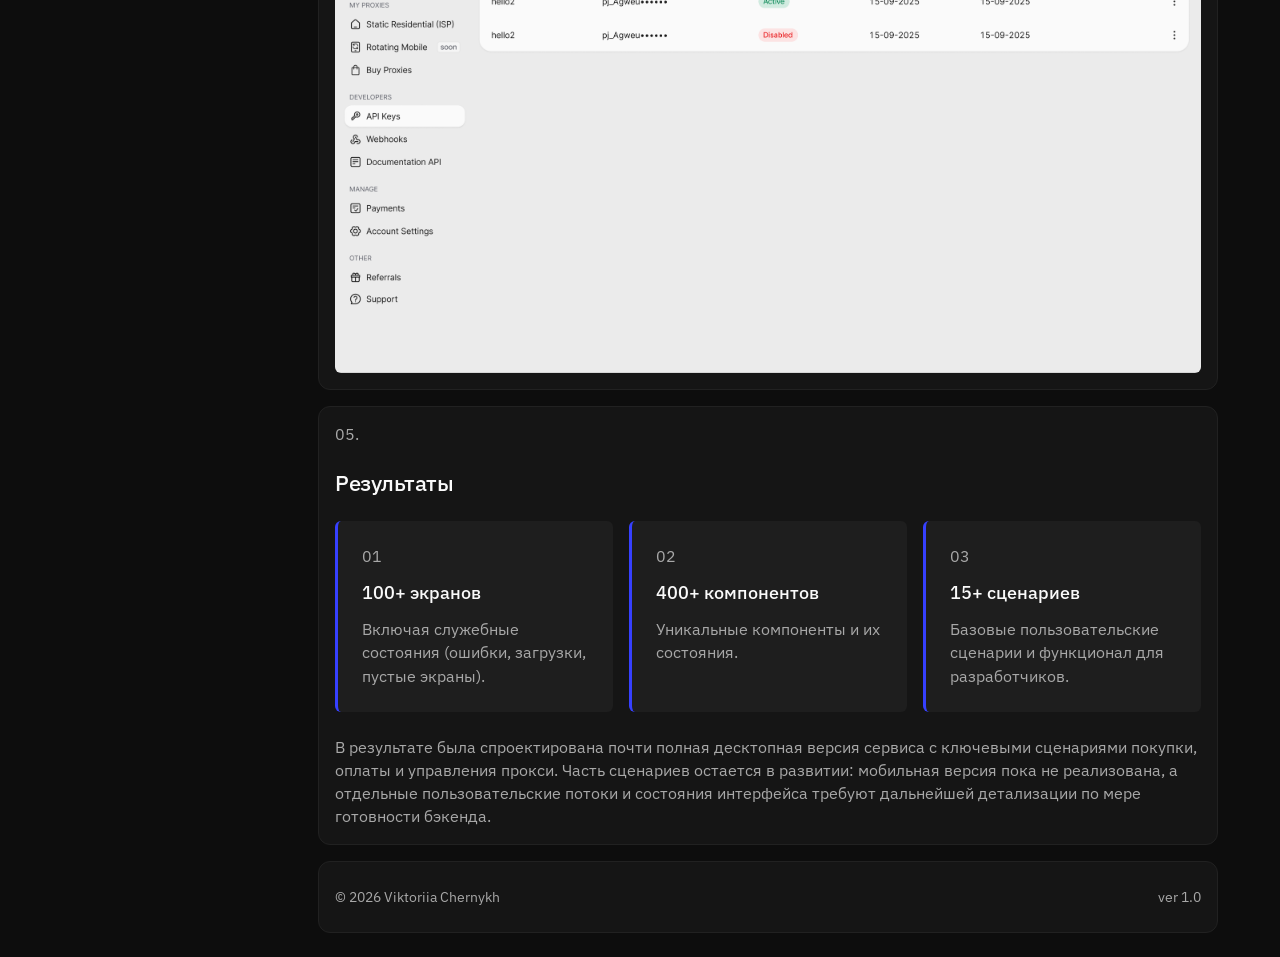
<file: proxyjam.html>
<html lang="ru">
<head>
  <meta charset="UTF-8">
  <meta name="viewport" content="width=device-width, initial-scale=1.0">
  <title>ProxyJam</title>
  <link rel="stylesheet" href="styles.css">
  <link rel="stylesheet" href="sticky-top-menu.css">
  <link rel="icon" type="image/png" href="favicon.png">
</head>
<body>
  <div id="sticky-top-menu-placeholder"></div>
  <div class="content-container">
    <section class="case-card">
    <div class="paragraph">
      <div class="middle-paragraph">
        <div class="case-card-header">
        <div class="case-card-header-desc">
          <span>ProxyJam</span>
          <span>/</span>
          <span>ITM-Studios</span>
          <span>/</span>
          <span>2026</span>
        </div>
        <div class="skill-item">WEB</div>
      </div>
        <h1>ProxyJam. Сервис для покупки прокси</h1>
        <p>ProxyJam — сервис для покупки прокси. Один из проектов нашей команды, главной задачей было реализовать быструю покупку прокси в минимальное количество кликов через лендинг и удобное управление ими через личный кабинет.</p>
        <a href="https://www.figma.com/design/kWnS0aMJ5Tm82cK8w3b4c0/ProxyJam?node-id=1932-65054&t=vlPxTQpJFrBksDof-1" target="_blank" rel="noopener noreferrer" class="figma-button">
                <img class="figma-icon" src="src/figma.svg" alt="Figma icon"/>
                <span>Открыть в Figma</span>
                <img class="figma-arrow" src="src/arrow-up-right.svg" alt="Arrow"/>
        </a>  
    </div>
      <div class="case-card-image">
        <img src="src/proxyjam/hero.png" alt="ProxyJam landing screen"/>
      </div>
    </div>
    </section>

    <section class="case-card">
     <div class="paragraph">
        <p class="section-label">01.</p>
        <h2 class="section-title">О проекте</h2>
        <p class="section-text">С нуля разработала дизайн сервиса для покупки прокси. Провела исследование конкурентов и терминологии, спроектировала сценарии покупки и управления услугами, создала визуальный стиль и UI-кит. Реализовала удобную форму заказа, позволяющую оформить прокси в несколько кликов без регистрации. Для личного кабинета спроектировала как базовые пользовательские сценарии, так и расширенный функционал для разработчиков, включая API Keys, Webhooks и реферальную программу.</p>
     </div>
    </section>

    <section class="case-card">
    <div class="paragraph">
      <p class="section-label">02.</p>
      <h2 class="section-title">Задача</h2>
      <div class="section-list">
        <div class="list-item">
          <img src="src/double-right.svg" alt="Bullet" class="list-item-icon"/>
          <p>Увеличить конверсию посредством минимизации числа шагов для заказа для пользователей без аккаунта.</p>
        </div>
        <div class="list-item">
          <img src="src/double-right.svg" alt="Bullet" class="list-item-icon"/>
          <p>Обеспечить удобное управление услугами через личный кабинет, включая просмотр заказов, оплату, пополнение баланса, настройку профиля, а также функционал для разработчиков.</p>
        </div>
        <div class="list-item">
          <img src="src/double-right.svg" alt="Bullet" class="list-item-icon"/>
          <p>Создать современный и удобный лендинг с личным кабинетом для продажи прокси-сервисов.</p>
        </div>
      </div>
    </div>
    </section>

    <section class="case-card">
    <div class="paragraph">
      <p class="section-label">03.</p>
      <h2 class="section-title">Мои обязанности</h2>
      <div class="section-list">
        <div class="list-item">
          <img src="src/double-right.svg" alt="Bullet" class="list-item-icon"/>
          <p>Проведение исследований.</p>
        </div>
        <div class="list-item">
          <img src="src/double-right.svg" alt="Bullet" class="list-item-icon"/>
          <p>Взаимодействие с разработчиками.</p>
        </div>
        <div class="list-item">
          <img src="src/double-right.svg" alt="Bullet" class="list-item-icon"/>
          <p>Проектирование сценария и структуры личного кабинета.</p>
        </div>
        <div class="list-item">
          <img src="src/double-right.svg" alt="Bullet" class="list-item-icon"/>
          <p>Презентация решения команде.</p>
        </div>
      </div>
    </div>
    </section>

    <section class="case-card">
    <div class="paragraph">
      <p class="section-label">04.</p>
      <h2 class="section-title">Ограничения и сложности</h2>
      <div class="section-list">
        <div class="list-item">
          <img src="src/double-right.svg" alt="Bullet" class="list-item-icon"/>
          <p>Неопределенность на этапе проектирования: часть требований, связанных с провайдером и технической интеграцией, еще уточнялась. Из-за этого часть функционала можно было создать лишь приблизительно, под некоторые изменения на бэкенде приходилось подстраиваться.</p>
        </div>
        <div class="list-item">
          <img src="src/double-right.svg" alt="Bullet" class="list-item-icon"/>
          <p>Сервис изначально задумывался как платформа с несколькими видами прокси, но на момент работы бэкенд был готов только для одного из них. Поэтому важно было создать интерфейс, который решает текущие задачи бизнеса и при этом остается масштабируемым для будущих типов прокси.</p>
        </div>
        <div class="list-item">
          <img src="src/double-right.svg" alt="Bullet" class="list-item-icon"/>
          <p>Команда не имела предыдущего опыта работы с прокси-сервисами, поэтому потребовалось дополнительное исследование этой области, основной терминологии.</p>
        </div>
      </div>
    </div>
    </section>

    <section class="case-card">
    <div class="paragraph">
      <p class="section-label">05.</p>
      <h2 class="section-title">Дизайн</h2>
      <div class="middle-paragraph">
        <div class="mini-paragraph">
        <h3 class="mini-paragraph">Экран для заказа прокси</h3>
        <p class="section-text">Стояла задача сделать покупку быстрой и удобной, потому что наша основная аудитория разбирается в прокси, поэтому возможность купить прокси есть сразу на главном экране страницы.</p>
        </div>
        <div class="case-card-img-fill"><img src="src/proxyjam/order-screen.png" alt="Экран заказа"/></div>
      </div>
      <div class="middle-paragraph">
        <div class="mini-paragraph">
            <h3 class="mini-paragraph h3">Модальное окно перед оплатой</h3>
          <p class="section-text">Пользователи часто отваливаются при регистрации, которую требуют большинство сервисов, поэтому в ProxyJam сделали возможность покупки без регистрации. Когда клиенту потребуется личный кабинет, он может зарегистрироваться через почту, которую указывал при оформлении предыдущих заказов.</p>
        </div>
        <div class="case-card-image-container">
            <div class="case-card-img-fill">
                <img src="src/proxyjam/prepay-modal.png" alt="Модальное окно перед оплатой"/>
            </div>    
        </div>
      </div>
      <div class="middle-paragraph">
        <div class="mini-paragraph">
             <h3 class="mini-paragraph">Личный кабинет</h3>
             <p class="section-text">Спроектировала главный экран личного кабинета, который дает пользователю быстрый обзор по активным прокси, балансу, расходу трафика и ключевым действиям внутри сервиса.</p>
        </div>
        <div class="case-card-img-fill"><img src="src/proxyjam/dashboard.png" alt="Личный кабинет"/></div>
      </div>
      <!-- <div class="design-row">
        <div class="case-card-image-container">
            <div class="case-card-img-fill">
            <img src="src/proxyjam/traffic-widget-1.png" alt="Потребление трафика" />
            </div>
        </div>
        <div class="case-card-image-container">
            <div class="case-card-img-fill">
            <img src="src/proxyjam/traffic-widget-1.png" alt="Потребление трафика" />
            </div>
        </div>
      </div> -->
      <div class="middle-paragraph">
        <div class="mini-paragraph">
            <h3 class="mini-paragraph">Таблица с прокси</h3>
            <p class="section-text">Создала экран для управления статическими резидентскими прокси: со статусами, данными для подключения, сроками действия, автообновлением и дополнительной детализацией по каждой позиции.</p>
        </div>
        <div class="case-card-img-fill"><img src="src/proxyjam/proxy-table-1.png" alt="Таблица с прокси"/></div>
      </div>
      <div class="middle-paragraph">
        <p class="section-text">Управлять выбранными прокси массово или по одному за раз можно с помощью панели внизу, которая появляется после выбора позиций.</p>
        <div class="case-card-img-fill"><img src="src/proxyjam/proxy-table-2.png" alt="Панель действий"/></div>
      </div>
      <div class="middle-paragraph">
             <p class="section-text">При нажатии кнопки “поиск и фильтры” открывается дополнительная панель с фильтрами и всплывает строка поиска. Строка поиска заменяет собой вкладки, поскольку фильтрация будет идти по всему контенту в таблице.</p>
        <div class="case-card-img-fill"><img src="src/proxyjam/filter.png" alt="Фильтры"/></div>
      </div>
      <div class="middle-paragraph">
             <p class="section-text">Спроектировала экран подробной информации по конкретному прокси, где пользователь может просматривать параметры подключения, данные для авторизации, статус, срок действия и использование трафика.</p>
        <div class="case-card-img-fill"><img src="src/proxyjam/overview.png" alt="Детали прокси"/></div>
      </div>
      <div class="middle-paragraph">
        <div class="mini-paragraph">
             <h3 class="mini-paragraph">Пополнить</h3>
             <p class="section-text">После нажатия “Пополнить” открывается модальное окно, где можно ввести свою сумму для пополнения или выбрать из предложенных вариантов.</p>
        </div>   
                <div class="case-card-image-container">
                <div class="case-card-img-fill">
                <img src="src/proxyjam/Top up 1.png" alt="Пополнение баланса"/>
                </div> 
                </div>
      </div>
      <div class="middle-paragraph">
        <div class="mini-paragraph">
                <h3 class="mini-paragraph">Купить прокси</h3>
             <p class="section-text">Разработала страницу оформления заказа с пошаговой конфигурацией прокси, выбором провайдера, периода, количества IP и прозрачным расчетом суммы.</p>
        </div> 
             <div class="case-card-img-fill"><img src="src/proxyjam/buy-proxy.png" alt="Покупка прокси"/></div>
      </div>
      <div class="middle-paragraph">
        <div class="mini-paragraph">
             <h3 class="mini-paragraph">Реферальная программа</h3>
             <p class="section-text">Спроектировала экран реферальной программы, где пользователь может получить ссылку для приглашения, отслеживать начисления и управлять выводом вознаграждений.</p>
        </div>
             <div class="case-card-img-fill"><img src="src/proxyjam/referral.png" alt="Реферальная программа"/></div>
      </div>
      <div class="middle-paragraph">
        <div class="mini-paragraph">
             <h3 class="mini-paragraph">Сценарий создания API Keys</h3>
             <p class="section-text">Спроектировала стартовый экран API Keys без созданных ключей с быстрым входом в сценарий.</p>
        </div>
        <div class="case-card-img-fill"><img src="src/proxyjam/api-keys-empty.png" alt="API Keys пустой"/></div>
        <p class="section-text">Разработала форму генерации API key, где пользователь задает название ключа и срок его действия.</p>
        <div class="case-card-img-fill"><img src="src/proxyjam/api-key-created.png" alt="API Key создан"/></div>
        <p class="section-text">Продумала экран подтверждения, на котором пользователь может один раз скопировать сгенерированный ключ и безопасно сохранить его.</p>
        <div class="case-card-img-fill"><img src="src/proxyjam/api-key-copy.png" alt="API Key создан"/></div>
        <p class="section-text">Создала экран управления ключами с таблицей, статусами, датами создания и истечения, а также доступом к документации и повторной генерации ключей.</p>
        <div class="case-card-img-fill"><img src="src/proxyjam/api-keys-table-generated.png" alt="Список API Keys"/></div>
        <p class="section-text">Модальное окно удаления ключа с предупреждением о последствиях, чтобы снизить риск случайного действия.</p>
        <div class="case-card-img-fill"><img src="src/proxyjam/api-key-delete-1.png" alt="Удаление API Key"/></div>
        <p class="section-text">Добавила сценарий успешного удаления ключа с уведомлением и обновленным списком API keys.</p>
        <div class="case-card-img-fill"><img src="src/proxyjam/api-keys-table-generated-success-delete.png" alt="Удаление API Key"/></div>
      </div>
    </div>
    </section>

    <section class="case-card">
      <div class="paragraph">
      <p class="section-label">05.</p>
      <h2 class="section-title">Результаты</h2>
      <div class="result-cards">
        <div class="result-card">
          <p>01</p>
          <p class="result-title">100+ экранов</p>
          <p class="result-description"> Включая служебные состояния (ошибки, загрузки, пустые экраны).</p>
        </div>
        <div class="result-card">
          <p>02</p>
          <p class="result-title">400+ компонентов</p>
          <p class="result-description">Уникальные компоненты и их состояния.</p>
        </div>
        <div class="result-card">
          <p>03</p>
          <p class="result-title">15+ сценариев</p>
          <p class="result-description">Базовые пользовательские сценарии и функционал для разработчиков.</p>
        </div>
      </div>
      <p class="section-text">В результате была спроектирована почти полная десктопная версия сервиса с ключевыми сценариями покупки, оплаты и управления прокси. Часть сценариев остается в развитии: мобильная версия пока не реализована, а отдельные пользовательские потоки и состояния интерфейса требуют дальнейшей детализации по мере готовности бэкенда.</p>
    </div>
    </section>

    <div id="footer-placeholder"></div>
  </div>

  <script src="script.js"></script>
</body>
</html>
</file>
<file: styles.css>
@import url('https://fonts.googleapis.com/css2?family=IBM+Plex+Sans:ital,wght@0,400;0,500;1,400;1,500&family=IBM+Plex+Mono:wght@400&display=swap');

:root {
  --surface-bg: #0d0d0d;
  --surface-primary: #151515;
  --surface-secondary: #1e1e1e;
  --surface-bage: #212121;
  --border-base: #212121;
  --border-bage: #525252;
  --text-primary: #fafafa;
  --text-secondary: #a8a8a8;
  --text-link: #868686;
  --primary-btn-default: #0914e3;
  --primary-btn-hover: #0c15c0;
  --secondary-btn-default: #252525;
  --secondary-btn-hover: #212121;
  --content-max-width: 900px;
  --page-gutter: 8px;
}


* {
  box-sizing: border-box;
}

html,
body {
  overflow-x: hidden;
}

body {
  margin: 0;
  padding: 0 8px;
  font-family: 'IBM Plex Sans', sans-serif;
  background-color: var(--surface-bg);
  color: var(--text-primary);
  display: flex;
  justify-content: center;
  align-items: flex-start;
  gap: 16px;
  min-height: 100vh;
  overflow-x: hidden;
  overflow-anchor: none;
}

p {
  margin-block-start: 0;
  margin-block-end: 0;
  color: var(--text-secondary);
  line-height: 145%;
}

#sticky-top-menu-placeholder {
  width: 240px;
  min-width: 240px;
  flex: 0 0 240px;
  align-self: flex-start;
  position: sticky;
  top: 24px;
  height: fit-content;
}

.content-container {
  flex: 1 1 0;
  min-width: 0;
  width: min(100%, var(--content-max-width));
  max-width: var(--content-max-width);
  display: flex;
  flex-direction: column;
  gap: 16px;
  padding: 24px 0;
  transition: opacity 0.2s ease;
}

.content-container.is-leaving {
  opacity: 0;
}

.content-container > * {
  opacity: 0;
  transition: opacity 0.5s ease;
}

.content-container > *.is-visible {
  opacity: 1;
}

@media (prefers-reduced-motion: reduce) {
  .content-container,
  .content-container > * {
    transition: none;
    opacity: 1;
  }
}

.case-card {
  background-color: var(--surface-primary);
  border: 1px solid var(--border-base);
  border-radius: 12px;
  padding: 16px;
  display: flex;
  flex-direction: column;
  gap: 12px;
}

.case-card-link {
  display: block;
  position: relative;
  text-decoration: none;
  color: inherit;
}

.case-card-link:hover .case-card {
  /* transform: translateY(-2px);
  transition: 0.3s ease; */
  cursor: pointer;
}

.hover-cta {
  position: fixed;
  top: 0;
  left: 0;
  display: flex;
  align-items: center;
  gap: 8px;
  padding: 8px 12px;
  border-radius: 4px;
  background-color: var(--text-primary);
  font-family: 'IBM Plex Mono', monospace;
  font-size: 12px;
  color: var(--surface-primary);
  white-space: nowrap;
  pointer-events: none;
  opacity: 0;
  box-shadow: 0 4px 12px rgba(0, 0, 0, 0.15);
  transition: opacity 0.2s ease;
  z-index: 50;
}

.case-card-link:hover .hover-cta {
  opacity: 1;
}

.hover-cta-text-wrap {
  display: inline-flex;
  align-items: center;
}

.hover-cta-cursor {
  display: inline-block;
  width: 0;
  height: 1em;
  margin-left: 0;
  background-color: var(--surface-primary);
  vertical-align: text-bottom;
  opacity: 0;
  transition: width 0.1s ease, margin-left 0.1s ease;
}

.hover-cta-cursor.is-visible {
  width: 0.5em;
  margin-left: 1px;
  opacity: 1;
  animation: hover-cta-cursor-blink 0.8s steps(1, end) infinite;
}

@keyframes hover-cta-cursor-blink {
  0%, 49% {
    opacity: 1;
  }
  50%, 100% {
    opacity: 0;
  }
}

.hover-cta-icon {
  position: relative;
  width: 16px;
  height: 16px;
  flex-shrink: 0;
}

.hover-cta-dots {
  position: absolute;
  inset: 0;
  display: flex;
  align-items: center;
  transition: opacity 0.2s ease;
}

.hover-cta-dots.is-hidden {
  opacity: 0;
}

.hover-cta-arrow {
  position: absolute;
  inset: 0;
  width: 16px;
  height: 16px;
  display: block;
  opacity: 0;
  transition: opacity 0.2s ease;
}

.hover-cta-arrow.is-visible {
  opacity: 1;
}

@media (hover: none) {
  .hover-cta {
    display: none;
  }
}

.case-card-image {
  aspect-ratio: 2880 / 1710;
  border-radius: 6px;
  overflow: hidden;
  position: relative;
}

.case-card-image img {
  width: 100%;
  height: 100%;
  object-fit: cover;
}

.case-card-image--proxyjam-mobile {
  aspect-ratio: 2598 / 1686;
}

.case-card-image-container.case-card-image-mobile {
  display: none;
}

@media (max-width: 860px) {
  .case-card-image--proxyjam-mobile {
    display: none;
  }

  .case-card-image-container.case-card-image-mobile {
    display: flex;
  }

  .case-card-image-container.case-card-image-container--hide-mobile {
    display: none;
  }
}

.case-card-header {
  display: flex;
  justify-content: space-between;
  align-items: center;
  gap: 12px;
  flex-wrap: nowrap;
}

.case-card-header-desc {
  display: flex;
  gap: 8px;
  align-items: center;
  font-family: 'IBM Plex Mono', monospace;
  font-size: 12px;
  color: var(--text-secondary);
}

.case-card-header .case-card-header-desc {
  display: flex;
  gap: 8px;
  align-items: center;
  font-family: 'IBM Plex Mono', monospace;
  font-size: 12px;
  color: var(--text-secondary);
}

.skill-item {
  background-color: var(--surface-bage);
  border: 1px solid var(--border-bage);
  border-radius: 4px;
  padding: 8px 10px;
  display: flex;
  gap: 6px;
  align-items: center;
  height: 28px;
  font-family: 'IBM Plex Mono', monospace;
  font-size: 12px;
  color: var(--text-secondary);
}

.skill-item-container {
  display: flex;
  flex-direction: row;
  gap: 8px;
  flex-wrap: wrap;
}

.paragraph {
  display: flex;
  flex-direction: column;
  gap: 24px;
}

.middle-paragraph {
  display: flex;
  flex-direction: column;
  gap: 16px;
}

.mini-paragraph {
  display: flex;
  flex-direction: column;
  gap: 4px;
}


h1 {
  margin: 0;
  font-weight: 500;
  font-size: 28px;
  line-height: 1.2;
  color: var(--text-primary);
  letter-spacing: -1px;
}

.mini-paragraph h3 {
  margin: 0;
  font-weight: 500;
  font-size: 16px;
  line-height: 1.45;
  color: var(--text-primary);
}

.mini-paragraph p {
  margin: 0;
  font-weight: 400;
  font-size: 16px;
  line-height: 1.45;
  color: var(--text-secondary);
}

.footer {
  width: 100%;
  background-color: var(--surface-primary);
  border: 1px solid var(--border-base);
  border-radius: 12px;
  height: 72px;
  display: flex;
  align-items: center;
  justify-content: space-between;
  padding: 16px;
  font-size: 14px;
  line-height: 1.2;
  color: var(--text-secondary);
  text-align: center;
  white-space: nowrap;
}

.concepts {
  background-color: var(--surface-primary);
  border: 1px solid var(--border-base);
  border-radius: 12px;
  padding: 21px 17px 17px;
  display: flex;
  flex-direction: column;
  gap: 20px;
}

.concepts h2 {
  margin: 0;
  font-weight: 500;
  font-size: 22px;
  line-height: 1.2;
  letter-spacing: -0.5px;
  color: var(--text-primary);
}

.concepts .experiments-container {
  display: flex;
  flex-direction: column;
  gap: 32px;
}

.concept-cards {
  display: flex;
  gap: 16px;
}

.concept-card {
  display: flex;
  flex-direction: column;
  gap: 12px;
  flex: 1 1 0;
  min-width: 0;
}

@media (max-width: 860px) {
  .concept-cards {
    flex-direction: column;
    gap: 32px;
  }
}

.case-card-image-container {
  background-color: var(--surface-secondary);
  border-radius: 6px;
  padding: 24px;
  gap: 16px;
  display: flex;
  justify-content: center;
  align-items: center;
  height: 100%;
}



.case-card-container {
  display: flex;
  flex-direction: row;
  gap: 16px;
}

.case-card-container > * {
  flex: 1;
  min-width: 0;
}

@media (max-width: 860px) {
  .case-card-container {
    flex-direction: column;
  }
}


.case-card-img-480 {
  width: 234px;
  height: 480px;
  position: relative;
  max-width: 100%;
}

.case-card-img-480 img {
  width: 100%;
  height: 100%;
  object-fit: cover;
}

.screen-switcher {
  position: relative;
  overflow: hidden;
  max-width: 100%;
}

.screen-switcher--480 {
  width: 234px;
  height: 480px;
}

.screen-switcher--245 {
  width: 245px;
  height: 245px;
}


.screen-image.is-active {
  opacity: 1;
}

.case-card-img-480.screen-switcher {
  width: 234px;
  height: 480px;
  position: relative;
  max-width: 100%;
  overflow: hidden;
}

.screen-image {
  position: absolute;
  inset: 0;
  width: 100%;
  height: 100%;
  object-fit: cover;
  opacity: 0;
}

.screen-image.is-active {
  opacity: 1;
}

.video-container {
  width: 240px;
  height: 480px;
  max-width: 100%;
}

.video-container video {
  width: 100%;
  height: 100%;
  object-fit: cover;
  display: block;
}

.case-card-img-245 img {
  width: 245px;
  height: 245px;
  max-width: 100%;
  object-fit: cover;
  display: block;
}

.case-card-img-fill {
  width: 100%;
  overflow: hidden;
  border-radius: 6px;
}

.case-card-img-fill img,
.case-card-img-fill video {
  display: block;
  width: 100%;
  height: auto;
  max-width: 100%;
}

/* Skeleton placeholder shown while images/videos are loading. */
.media-loading {
  background-color: var(--surface-secondary);
  border-radius: 6px;
}

.case-card-img-fill:has(> .media-loading) {
  aspect-ratio: 16 / 10;
}

.case-card-img-fill > .media-loading {
  width: 100%;
  height: 100%;
}

@media (max-width: 860px) {
  .concept-cards {
    flex-direction: column;
  }

  .case-card-container {
    flex-direction: column;
  }

  .video-container {
    height: 360px;
    width: 180px;
    border-radius: 32px;
    overflow: hidden;
  }


  .case-card-img-480,
  .case-card-img-480.screen-switcher {
    width: 176px;
    height: 360px;
  }
}


@media (max-width: 1188px) {
  body {
    display: block;
    padding: 64px 8px 0;
  }

  #sticky-top-menu-placeholder {
    width: min(calc(100vw - var(--page-gutter) * 2), var(--content-max-width));
    min-width: 0;
    flex: none;
    position: static;
    top: auto;
    height: auto;
    margin: 0 auto;
  }

  .content-container {
    width: min(calc(100vw - var(--page-gutter) * 2), var(--content-max-width));
    max-width: none;
    margin: 0 auto;
    padding: 24px 0;
  }

  .case-card-header {
    flex-direction: row;   /* вместо column */
    align-items: center;
    flex-wrap: nowrap;
  }

  .case-card-image-container {
    padding: 16px;
  }


}

.figma-button {
  display: inline-flex;
  justify-content: center;
  align-items: center;
  gap: 6px;
  padding: 12px 16px;
  border-radius: 6px;
  background-color: var(--secondary-btn-default);
  text-decoration: none;
  color: var(--text-primary);
  width: auto;
}


.figma-button:hover {
  background-color: var(--secondary-btn-hover);
}

.figma-arrow,
.list-item-icon {
width: 24px;
height: 24px;
display: block;
}

.section-label {
  margin: 0;
  color: var(--text-secondary);
  font-family: 'IBM Plex Sans', sans-serif;
  font-size: 16px;
}

.section-title {
  margin: 0;
  font-family: 'IBM Plex Sans', sans-serif;
  font-weight: 500;
  font-size: 22px;
  line-height: 1.2;
  letter-spacing: -0.5px;
  color: var(--text-primary);
}

.section-text {
  margin: 0;
  font-family: 'IBM Plex Sans', sans-serif;
  font-size: 16px;
  line-height: 1.45;
  color: var(--text-secondary);
}

.section-list {
  display: flex;
  flex-direction: column;
  gap: 8px;
  margin-top: 0;
  padding: 8px 0 12px 0;
}

.list-item {
  display: flex;
  gap: 12px;
  align-items: flex-start;
}

.list-item p {
  margin: 0;
  flex: 1;
  color: var(--text-secondary);
}


/* .middle-paragraph-title {
  margin: 0;
  font-family: 'IBM Plex Sans', sans-serif;
  font-weight: 500;
  font-size: 16px;
  line-height: 1.45;
  color: var(--text-primary);
} */

/* .design-block {
  display: flex;
  flex-direction: column;
  gap: 12px;
  margin-top: ;
}

.design-block-title {
  margin: 0;
  font-family: 'IBM Plex Sans', sans-serif;
  font-weight: 500;
  font-size: 16px;
  line-height: 1.45;
  color: var(--text-primary);
} */

.design-row {
  display: grid;
  grid-template-columns: repeat(2, minmax(0, 1fr));
  gap: 16px;
  margin-top: 24px;
}

.result-cards {
  display: grid;
  grid-template-columns: repeat(3, minmax(0, 1fr));
  gap: 16px;
  margin-top: 0px;
}

.result-card {
  background-color: var(--surface-secondary);
  border-left: 3px solid #3640ff;
  border-radius: 6px;
  padding: 24px;
  display: flex;
  flex-direction: column;
  gap: 12px;
}

.result-title {
  margin: 0;
  font-size: 18px;
  font-weight: 500;
  color: var(--text-primary);
}

.result-description {
  margin: 0;
  color: var(--text-secondary);
  line-height: 1.45;
}

@media (max-width: 860px) {
  .design-row,
  .result-cards {
    grid-template-columns: 1fr;
  }

  .figma-button {
    width: 100%;
    justify-content: center;
  }
}

.mini-paragraph p.caption {
  font-size: 14px;
  font-weight: 400;
  color: var(--text-secondary);
  line-height: 145%;
  text-align: center;
}

.highlight {
  font-weight: 500;
  font-size: 16px;
  color: var(--text-primary);
}

.highlight-link {
  text-decoration: none;
  transition: opacity 0.2s ease;
}

.highlight-link:hover {
  text-decoration: underline;
  opacity: 0.75;
}

.results-two-columns .result-cards {
  display: grid;
  grid-template-columns: repeat(2, minmax(0, 1fr));
  gap: 24px;
}

@media (max-width: 768px) {
  .results-two-columns .result-cards {
    grid-template-columns: 1fr;
    gap: 16px;
  }
}

.before-after-slider {
  position: relative;
  width: 100%;
  aspect-ratio: 866 / 435.683;
  border-radius: 6px;
  overflow: hidden;
  user-select: none;
  cursor: ew-resize;
}

.before-after-slider--mobile {
  display: none;
  aspect-ratio: 866 / 650;
}

@media (max-width: 860px) {
  .before-after-slider--desktop {
    display: none;
  }

  .before-after-slider--mobile {
    display: block;
  }
}

.before-after-slider img {
  position: absolute;
  inset: 0;
  width: 100%;
  height: 100%;
  object-fit: cover;
  display: block;
  pointer-events: none;
}

.before-after-handle {
  position: absolute;
  top: 0;
  bottom: 0;
  left: 50%;
  width: 1px;
  background-color: rgba(250, 250, 250, 0.9);
  transform: translateX(-50%);
  pointer-events: none;
}

.before-after-handle-grip {
  position: absolute;
  top: 50%;
  left: 50%;
  transform: translate(-50%, -50%);
  width: 48px;
  height: 48px;
  border-radius: 6px;
  background-color: rgba(250, 250, 250, 0.9);
  backdrop-filter: blur(2px);
  box-shadow: 0px 0px 32px 0px rgba(0, 0, 0, 0.25);
  display: flex;
  align-items: center;
  justify-content: center;
  gap: 2px;
}

.before-after-handle-grip span {
  width: 0;
  height: 0;
  border-top: 5px solid transparent;
  border-bottom: 5px solid transparent;
}

.before-after-handle-grip span:first-child {
  border-right: 6px solid #151515;
}

.before-after-handle-grip span:last-child {
  border-left: 6px solid #151515;
}
</file>
<file: sticky-top-menu.css>
.sticky-top-menu {
  position: fixed;
  top: 24px;
  width: 240px;
  min-width: 240px;
  flex-shrink: 0;
  display: flex;
  justify-content: center;
  z-index: 100;
}

.sticky-menu-card {
  width: 240px;
  background-color: var(--surface-primary);
  border: 1px solid var(--border-base);
  border-radius: 12px;
  overflow: hidden;
}

.profile-block,
.social-links,
.menu-buttons {
  background-color: var(--surface-primary);
}

.profile-block {
  padding: 0;
}

.profile-top-link {
  display: block;
  text-decoration: none;
  color: inherit;
}

.profile-top-link {
  /* transform: translateY(-2px);
  transition: 0.3s ease; */
  cursor: pointer;
}

.profile-top {
  display: flex;
  align-items: center;
  gap: 12px;
  padding: 16px 20px;
}

.logo {
  width: 38px;
  height: 35px;
  flex-shrink: 0;
}

.logo img {
  width: 100%;
  height: 100%;
  object-fit: cover;
}

.profile-info {
  display: flex;
  flex-direction: column;
  gap: 0;
}

.profile-name {
  margin: 0;
  font-size: 16px;
  font-weight: 400;
  line-height: 1.45;
  color: var(--text-primary);
}

.profile-role {
  margin: 0;
  font-size: 14px;
  line-height: 1.2;
  color: var(--text-secondary);
}

.social-links {
  display: flex;
  flex-direction: column;
  gap: 16px;
  padding: 16px 20px;
  border-top: 1px solid var(--border-base);
}

.social-link {
  color: var(--text-link);
  text-decoration: none;
  font-size: 16px;
  font-weight: 400;
  line-height: 1.45;
  padding: 4px 0 4px 0;
}

.social-link:hover {
  color: var(--text-primary);
}

.menu-buttons {
  display: flex;
  flex-direction: column;
  gap: 8px;
  padding: 8px;
  border-top: 1px solid var(--border-base);
}

.btn {
  display: flex;
  align-items: center;
  justify-content: space-between;
  width: 100%;
  min-height: 48px;
  padding: 12px;
  border-radius: 6px;
  text-decoration: none;
  font-family: 'IBM Plex Sans', sans-serif;
  font-size: 16px;
  line-height: 1.45;
  color: #fff;
}

.btn-primary {
  background-color: var(--primary-btn-default);
}

.btn-primary:hover {
  background-color: var(--primary-btn-hover);
}

.btn-secondary {
  background-color: var(--secondary-btn-default);
}

.btn-secondary:hover {
  background-color: var(--secondary-btn-hover);
}

.btn-icon img {
  display: block;
  width: 24px;
  height: 24px;
  flex-shrink: 0;
}

.mobile-menu-backdrop {
  position: fixed;
  inset: 0;
  background: rgba(0, 0, 0, 0.48);
  opacity: 0;
  visibility: hidden;
  pointer-events: none;
  transition: opacity 0.3s ease, visibility 0.3s ease;
  z-index: 999;
}


.mobile-top-bar {
  display: none;
  z-index: 1000;

}

body.menu-open {
  overflow: hidden;
  touch-action: none;
}

body.menu-open .mobile-menu-backdrop {
  opacity: 1;
  visibility: visible;
  pointer-events: auto;
}

.mobile-top-card {
  height: 64px;
  display: flex;
  align-items: center;
  justify-content: space-between;
  gap: 16px;
  padding: 16px 16px;
  background-color: #161616;
  border: 1px solid rgba(255, 255, 255, 0.08);
  border-radius: 12px;
}

.mobile-profile-link {
  display: block;
  text-decoration: none;
  color: inherit;
}

.mobile-profile-link {
  /* transform: translateY(-2px);
  transition: 0.3s ease; */
  cursor: pointer;
}

.mobile-profile {
  display: flex;
  align-items: center;
  gap: 12px;
  min-width: 0;
}


.mobile-logo {
  width:  38px;
  height: 35px;
  flex-shrink: 0;
}

.mobile-logo img {
  width: 100%;
  height: 100%;
  object-fit: cover;
  border-radius: 12px;
}

.mobile-profile-info {
  min-width: 0;
}

.mobile-name {
  margin: 0;
  color: #f5f5f5;
  font-size: 15px;
  line-height: 1.2;
}

.mobile-role {
  margin: 4px 0 0;
  color: rgba(255, 255, 255, 0.72);
  font-size: 13px;
  line-height: 1.2;
}

.mobile-menu-toggle {
  width: 44px;
  height: 44px;
  flex-shrink: 0;
  display: grid;
  grid-template-columns: repeat(3, 4px);
  grid-template-rows: repeat(3, 4px);
  justify-content: center;
  align-content: center;
  gap: 4px;
  padding: 0;
  background: transparent;
  border: none;
  cursor: pointer;
}


.mobile-menu-toggle span {
  display: block;
  width: 4px;
  height: 4px;
  background-color: #f5f5f5;
  border-radius: 0;
  transform-origin: center;
  transition: transform 0.24s ease, opacity 0.24s ease;
}

.mobile-dropdown-menu {
  max-height: 0;
  opacity: 0;
  overflow: hidden;
  background-color: #161616;
  border-left: 1px solid rgba(255, 255, 255, 0.08);
  border-right: 1px solid rgba(255, 255, 255, 0.08);
  border-bottom: 1px solid rgba(255, 255, 255, 0.08);
  border-top: none;
  border-radius: 0 0 12px 12px;
  pointer-events: none;
  transition: max-height 0.3s ease, opacity 0.3s ease, padding 0.3s ease;
}

.mobile-top-bar.is-open .mobile-top-card {
  border-radius: 12px 12px 0 0;
  border-bottom: none;
}

.mobile-top-bar.is-open .mobile-dropdown-menu {
  max-height: 500px;
  opacity: 1;
  pointer-events: auto;
}

.mobile-top-bar.is-open .mobile-menu-toggle span:nth-child(1) {
  transform: translate(8px, 8px);
}

.mobile-top-bar.is-open .mobile-menu-toggle span:nth-child(2) {
  opacity: 0;
}

.mobile-top-bar.is-open .mobile-menu-toggle span:nth-child(3) {
  transform: translate(-8px, 8px);
}

.mobile-top-bar.is-open .mobile-menu-toggle span:nth-child(4) {
  opacity: 0;
}

.mobile-top-bar.is-open .mobile-menu-toggle span:nth-child(5) {
  opacity: 0;
}

.mobile-top-bar.is-open .mobile-menu-toggle span:nth-child(6) {
  opacity: 0;
}

.mobile-top-bar.is-open .mobile-menu-toggle span:nth-child(7) {
  transform: translate(8px, -8px);
}

.mobile-top-bar.is-open .mobile-menu-toggle span:nth-child(8) {
  opacity: 0;
}

.mobile-top-bar.is-open .mobile-menu-toggle span:nth-child(9) {
  transform: translate(-8px, -8px);
}

.mobile-social-links {
  display: flex;
  flex-direction: column;
  gap: 16px;
  padding: 16px 16px;
  border-top: 1px solid rgba(255, 255, 255, 0.08);
}

.mobile-social-link {
  display: flex;
  align-items: center;
  color: #a8a8a8;
  text-decoration: none;
  font-size: 16px;
  line-height: 1.45;
  padding: 12px 0 12px 0;
}

.mobile-social-link:hover {
  color: var(--text-primary);
}

.mobile-menu-buttons {
  display: flex;
  flex-direction: column;
  gap: 8px;
  padding: 8px;
  border-top:1px solid #212121;
}


@media (max-width: 1188px) {
  .sticky-top-menu {
    display: none;
  }

  .mobile-top-bar {
    display: block;
    position: fixed;
    top: 12px;
    left: 50%;
    width: min(calc(100vw - var(--page-gutter) * 2), var(--content-max-width));
    z-index: 1000;
    transform: translateX(-50%) translateY(0);
    opacity: 1;
    transition: transform 0.3s ease, opacity 0.3s ease;
  }

   .mobile-top-bar.is-hidden {
    transform: translateX(-50%) translateY(-120%);
    opacity: 0;
    pointer-events: none;
  }

   .mobile-top-card,
   .mobile-dropdown-menu {
    width: 100%;
  }

  .btn-primary,
  .btn-secondary {
    height: 64px;
    border-radius: 8px;
  }
  
}
</file>
